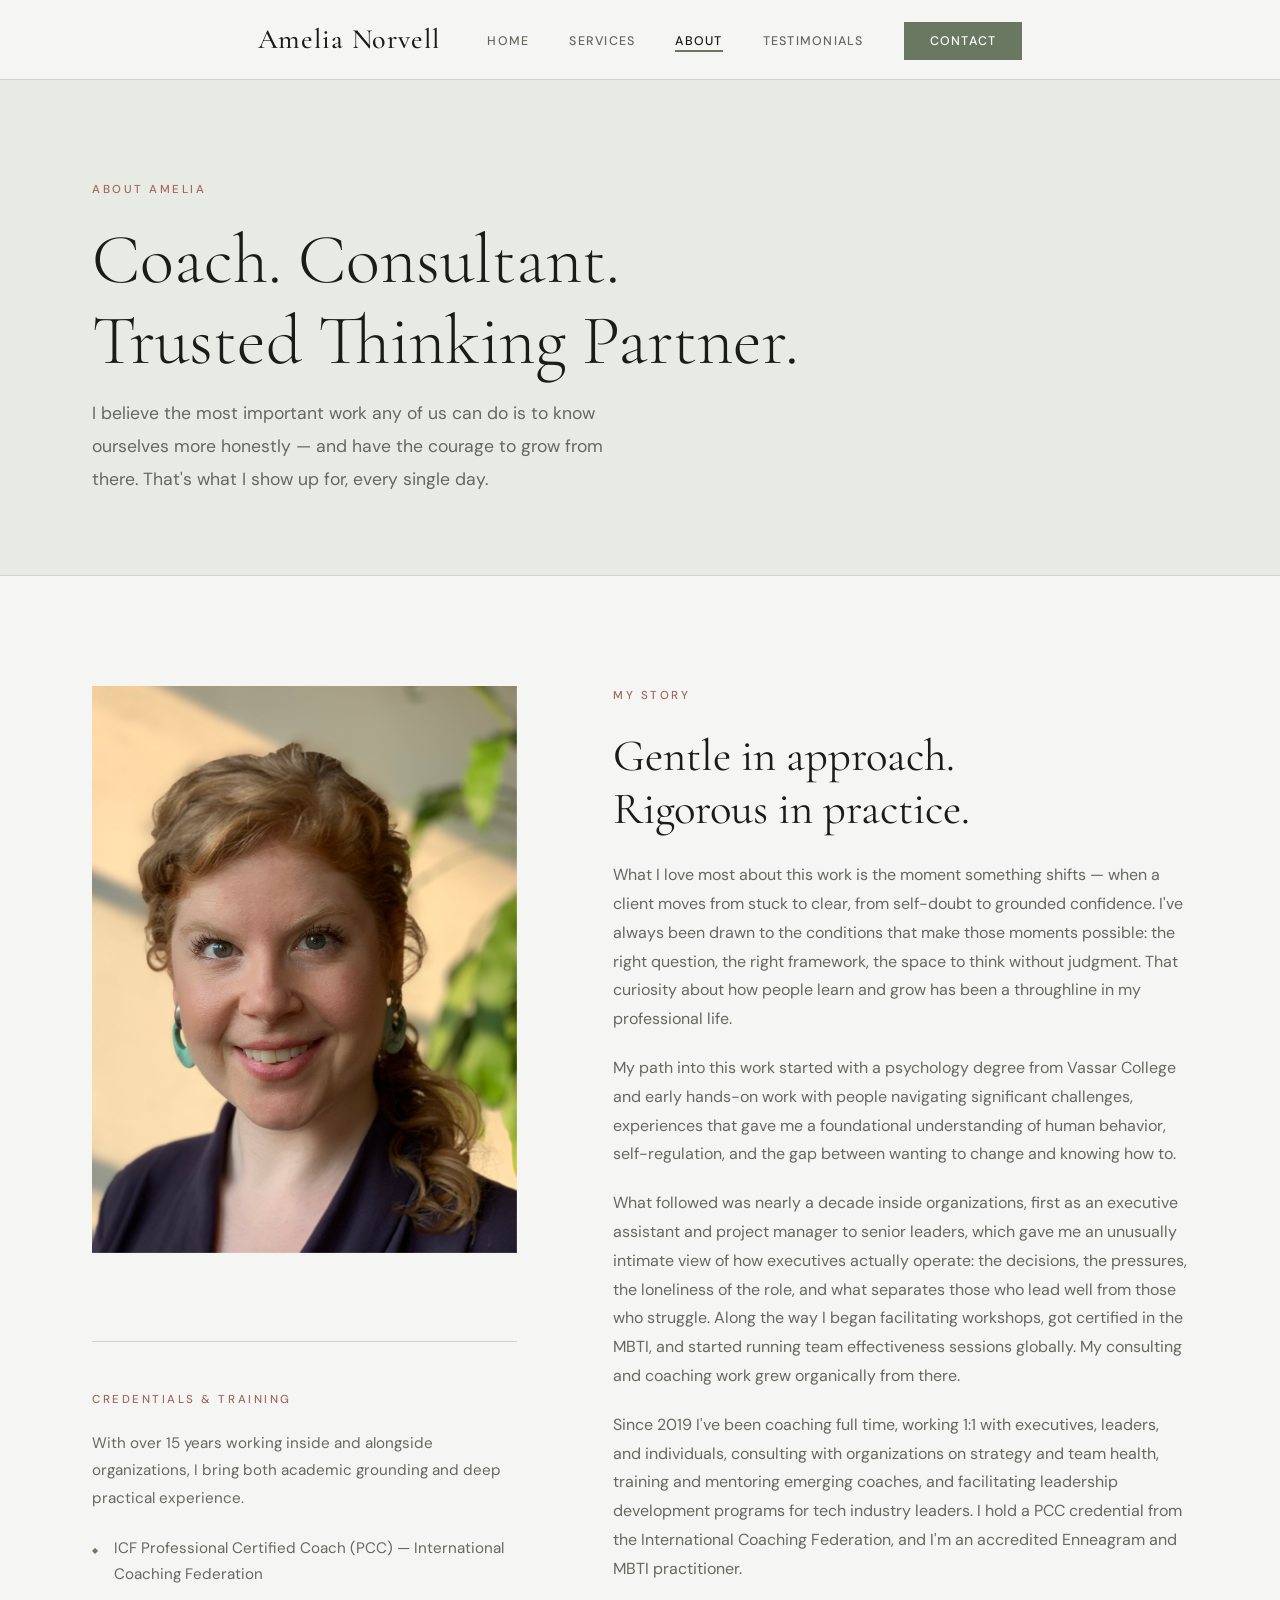
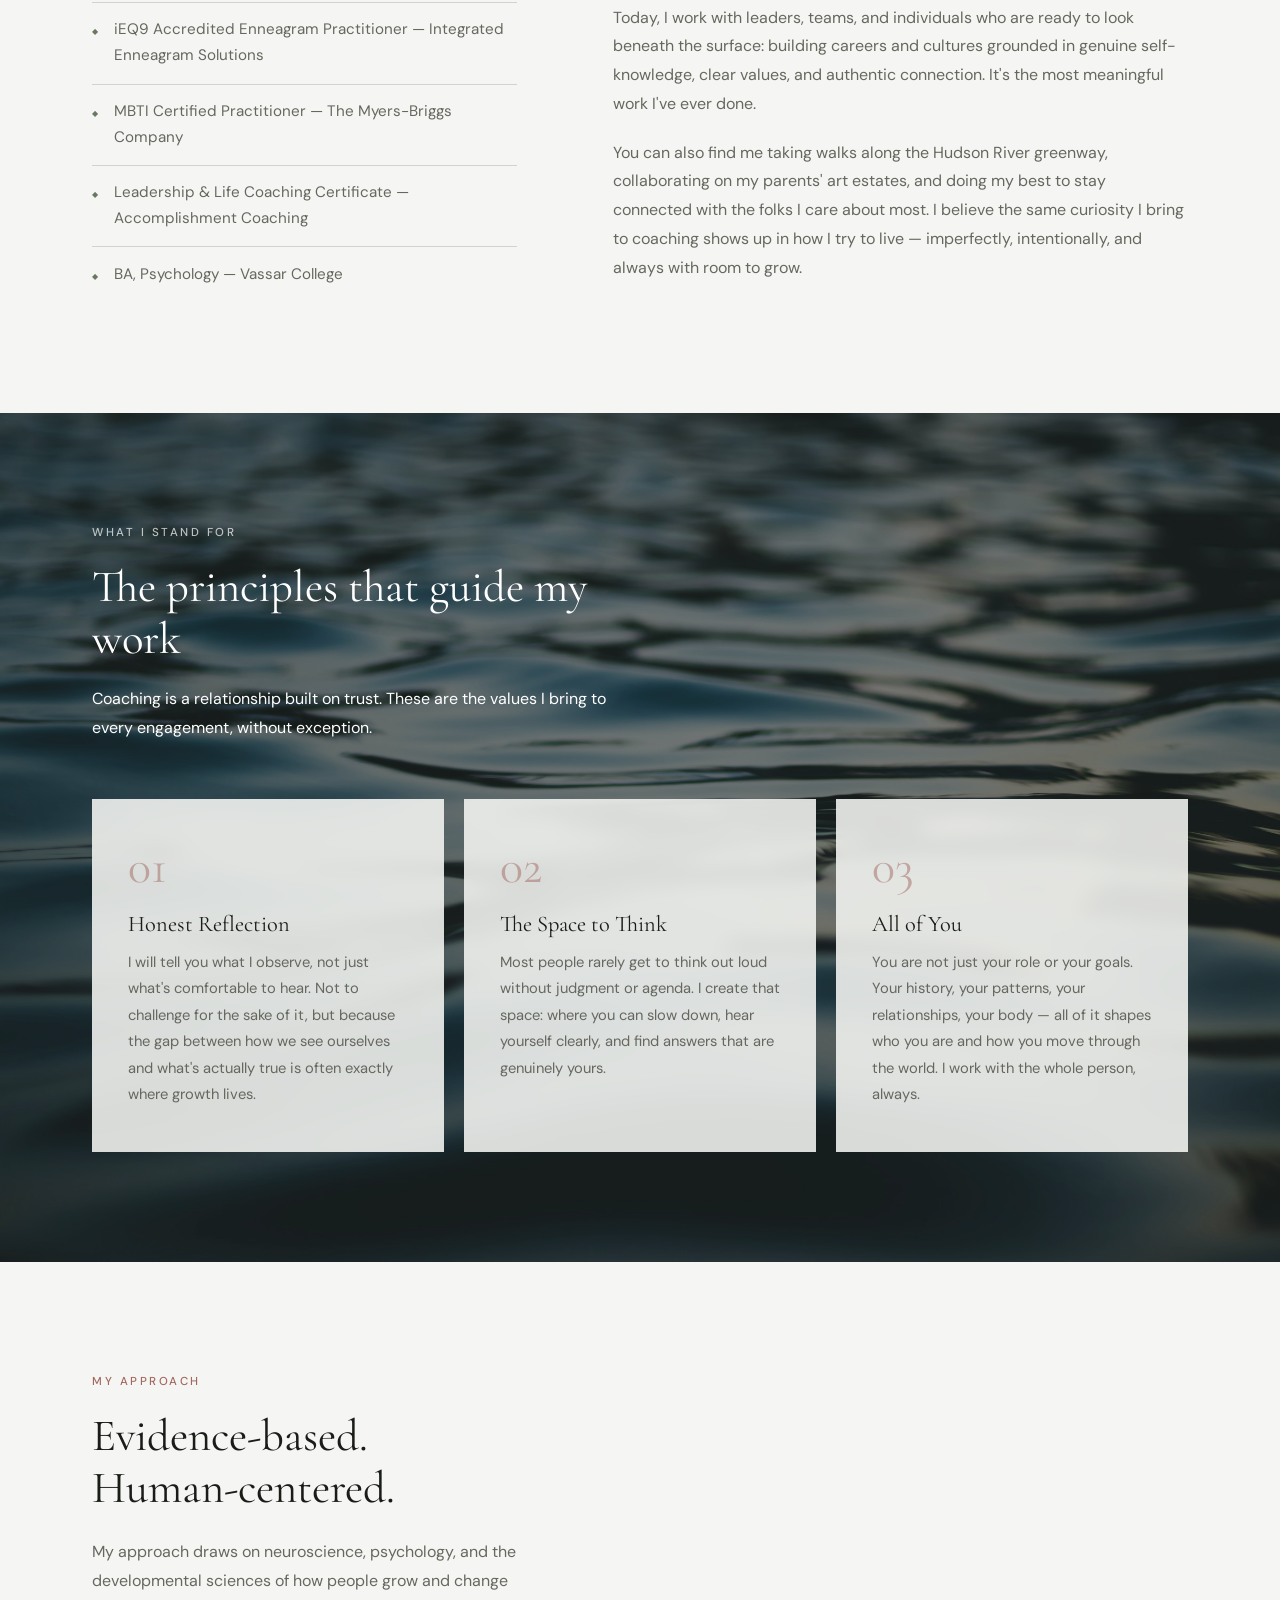
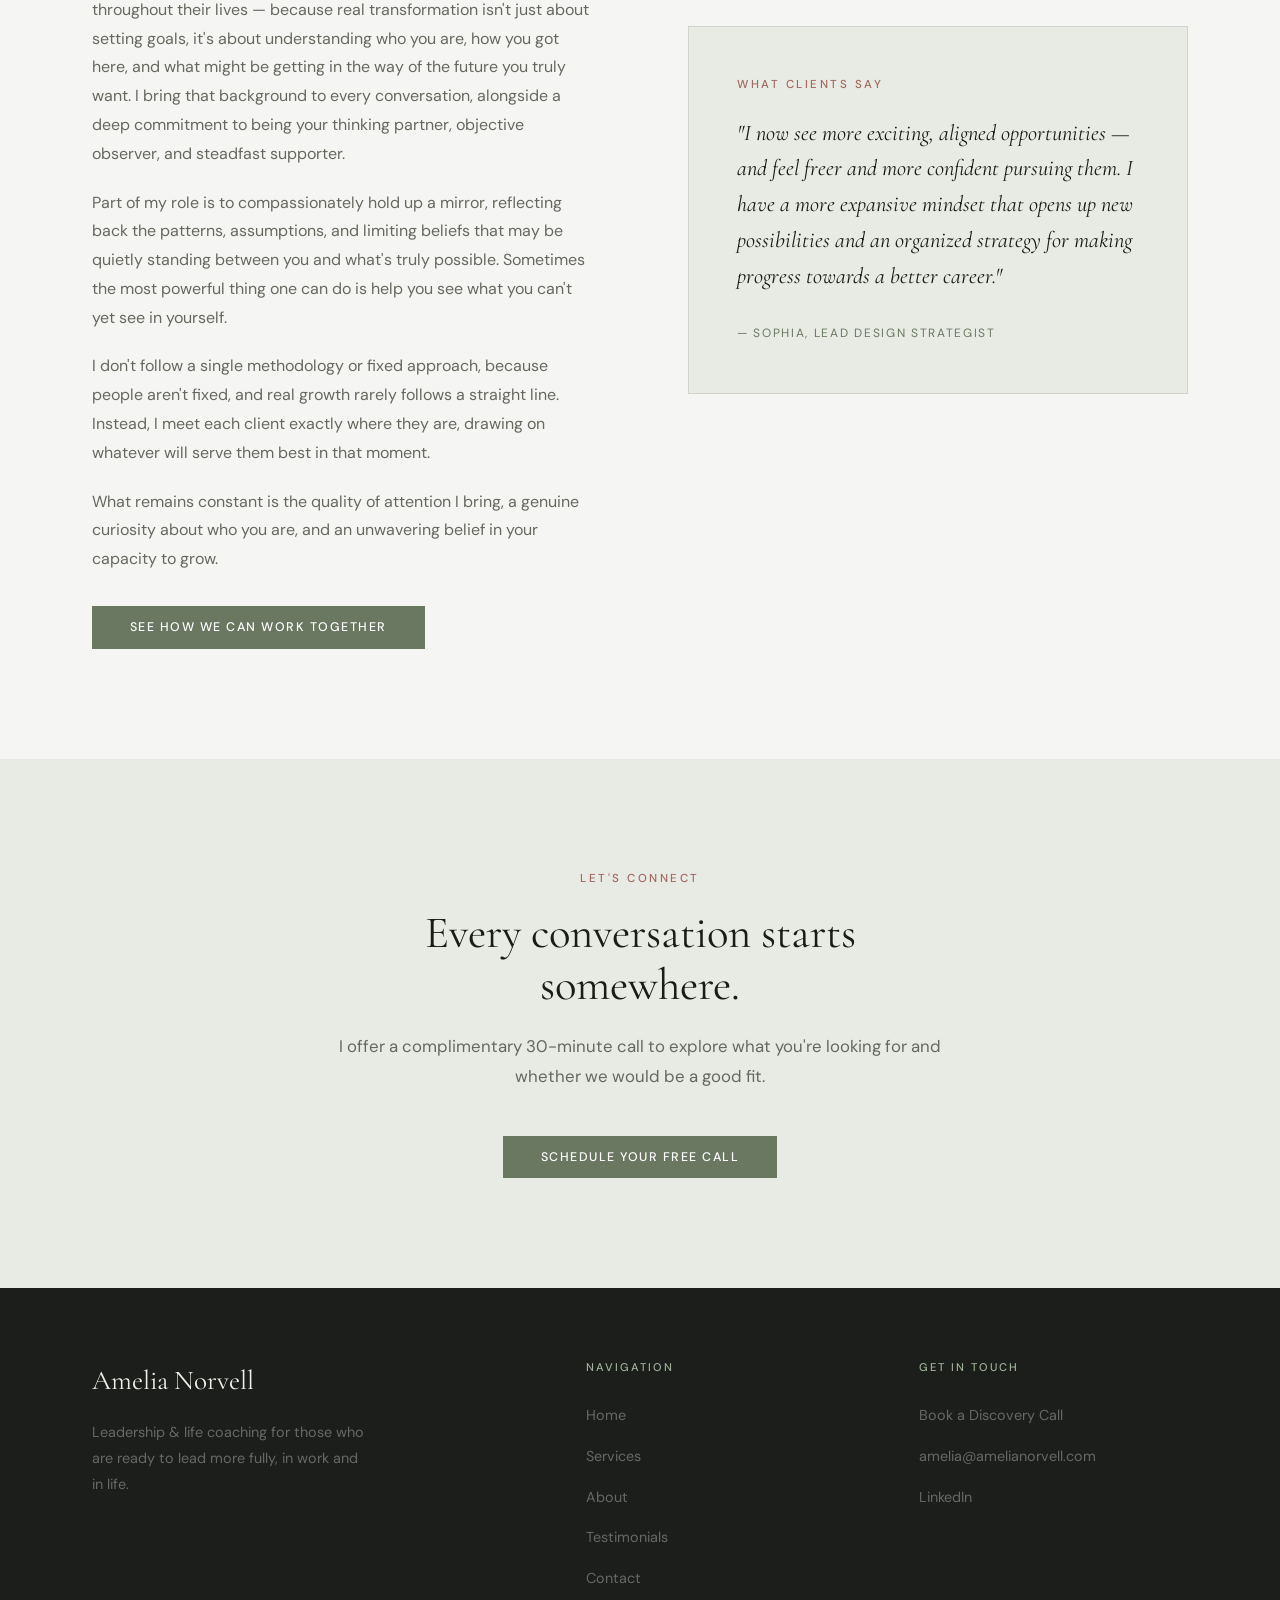
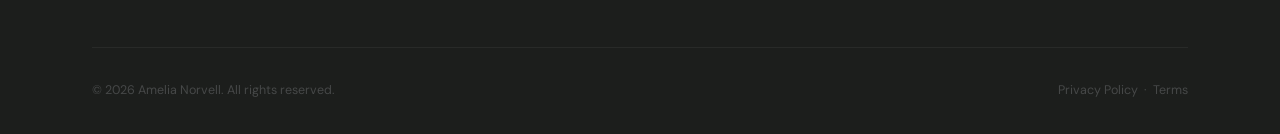
<file: about.html>
<!DOCTYPE html>
<html lang="en">
<head>
  <meta charset="UTF-8" />
  <meta name="viewport" content="width=device-width, initial-scale=1.0" />
  <title>About — Amelia Norvell | Leadership & Life Coach</title>
  <meta name="description" content="Meet Amelia Norvell — a certified executive coach and leadership consultant with 12 years of experience helping leaders and teams thrive." />
  <link rel="preconnect" href="https://fonts.googleapis.com" />
  <link rel="preconnect" href="https://fonts.gstatic.com" crossorigin />
  <link href="https://fonts.googleapis.com/css2?family=Cormorant+Garamond:ital,wght@0,300;0,400;0,500;0,600;1,300;1,400;1,500&family=DM+Sans:wght@300;400;500&display=swap" rel="stylesheet" />
  <link rel="stylesheet" href="style.css" />
</head>
<body>

  <!-- NAV -->
  <nav>
    <div class="container">
      <div class="nav-inner">
        <a href="index.html" class="nav-logo">Amelia Norvell</a>
        <ul class="nav-links">
          <li><a href="index.html">Home</a></li>
          <li><a href="services.html">Services</a></li>
          <li><a href="about.html" class="active">About</a></li>
          <li><a href="testimonials.html">Testimonials</a></li>
          <li><a href="contact.html" class="nav-cta">Contact</a></li>
        </ul>
        <button class="hamburger" aria-label="Toggle navigation">
          <span></span><span></span><span></span>
        </button>
      </div>
    </div>
  </nav>

  <!-- MOBILE NAV -->
  <div class="mobile-nav" role="navigation" aria-label="Mobile menu">
    <a href="index.html">Home</a>
    <a href="services.html">Services</a>
    <a href="about.html">About</a>
    <a href="testimonials.html">Testimonials</a>
    <a href="contact.html" class="mobile-cta">Contact</a>
  </div>

  <main class="page-content">

    <!-- PAGE HERO -->
    <section class="page-hero">
      <div class="container">
        <span class="eyebrow">About Amelia</span>
        <h1>Coach. Consultant.<br>Trusted Thinking Partner.</h1>
        <p>I believe the most important work any of us can do is to know ourselves more honestly — and have the courage to grow from there. That's what I show up for, every single day.</p>
      </div>
    </section>

    <!-- ABOUT SPLIT -->
    <section class="section-pad">
      <div class="container">
        <div class="about-split">

          <div class="about-portrait-col">
            <img src="images/amelia-portrait-about.jpeg" alt="Amelia Norvell in warm window light" class="about-portrait" style="width:100%; display:block; object-fit:cover;" />
          </div>

          <div class="about-text">
            <span class="eyebrow">My Story</span>
            <h2>Gentle in approach.<br>Rigorous in practice.</h2>
            <p>What I love most about this work is the moment something shifts — when a client moves from stuck to clear, from self-doubt to grounded confidence. I've always been drawn to the conditions that make those moments possible: the right question, the right framework, the space to think without judgment. That curiosity about how people learn and grow has been a throughline in my professional life.</p>
            <p>My path into this work started with a psychology degree from Vassar College and early hands-on work with people navigating significant challenges, experiences that gave me a foundational understanding of human behavior, self-regulation, and the gap between wanting to change and knowing how to.</p>
            <p>What followed was nearly a decade inside organizations, first as an executive assistant and project manager to senior leaders, which gave me an unusually intimate view of how executives actually operate: the decisions, the pressures, the loneliness of the role, and what separates those who lead well from those who struggle. Along the way I began facilitating workshops, got certified in the MBTI, and started running team effectiveness sessions globally. My consulting and coaching work grew organically from there.</p>
            <p>Since 2019 I've been coaching full time, working 1:1 with executives, leaders, and individuals, consulting with organizations on strategy and team health, training and mentoring emerging coaches, and facilitating leadership development programs for tech industry leaders. I hold a PCC credential from the International Coaching Federation, and I'm an accredited Enneagram and MBTI practitioner.</p>
            <p>Today, I work with leaders, teams, and individuals who are ready to look beneath the surface: building careers and cultures grounded in genuine self-knowledge, clear values, and authentic connection. It's the most meaningful work I've ever done.</p>
            <p>You can also find me taking walks along the Hudson River greenway, collaborating on my parents' art estates, and doing my best to stay connected with the folks I care about most. I believe the same curiosity I bring to coaching shows up in how I try to live — imperfectly, intentionally, and always with room to grow.</p>
          </div>

          <div class="about-credentials-col">
            <div class="credentials">
              <span class="eyebrow">Credentials &amp; Training</span>
              <p class="credentials-sub">With over 15 years working inside and alongside organizations, I bring both academic grounding and deep practical experience.</p>
              <ul class="credential-list">
                <li>ICF Professional Certified Coach (PCC) — International Coaching Federation</li>
                <li>iEQ9 Accredited Enneagram Practitioner — Integrated Enneagram Solutions</li>
                <li>MBTI Certified Practitioner — The Myers-Briggs Company</li>
                <li>Leadership &amp; Life Coaching Certificate — Accomplishment Coaching</li>
                <li>BA, Psychology — Vassar College</li>
              </ul>
            </div>
          </div>

        </div>
      </div>
    </section>

    <!-- VALUES -->
    <section class="section-pad values-section">
      <div class="container">
        <div style="max-width: 540px;" data-reveal>
          <span class="eyebrow">What I Stand For</span>
          <h2 class="section-title">The principles that guide my work</h2>
          <p>Coaching is a relationship built on trust. These are the values I bring to every engagement, without exception.</p>
        </div>

        <div class="values-grid">
          <div class="value-item" data-reveal>
            <div class="value-num">01</div>
            <h4>Honest Reflection</h4>
            <p>I will tell you what I observe, not just what's comfortable to hear. Not to challenge for the sake of it, but because the gap between how we see ourselves and what's actually true is often exactly where growth lives.</p>
          </div>
          <div class="value-item" data-reveal>
            <div class="value-num">02</div>
            <h4>The Space to Think</h4>
            <p>Most people rarely get to think out loud without judgment or agenda. I create that space: where you can slow down, hear yourself clearly, and find answers that are genuinely yours.</p>
          </div>
          <div class="value-item" data-reveal>
            <div class="value-num">03</div>
            <h4>All of You</h4>
            <p>You are not just your role or your goals. Your history, your patterns, your relationships, your body — all of it shapes who you are and how you move through the world. I work with the whole person, always.</p>
          </div>
        </div>
      </div>
    </section>

    <!-- APPROACH -->
    <section class="section-pad">
      <div class="container">
        <div class="approach-grid">
          <div data-reveal>
            <span class="eyebrow">My Approach</span>
            <h2 class="section-title" style="margin-bottom: 1.5rem;">Evidence-based.<br>Human-centered.</h2>
            <p style="margin-bottom: 1.25rem;">My approach draws on neuroscience, psychology, and the developmental sciences of how people grow and change throughout their lives — because real transformation isn't just about setting goals, it's about understanding who you are, how you got here, and what might be getting in the way of the future you truly want. I bring that background to every conversation, alongside a deep commitment to being your thinking partner, objective observer, and steadfast supporter.</p>
            <p style="margin-bottom: 1.25rem;">Part of my role is to compassionately hold up a mirror, reflecting back the patterns, assumptions, and limiting beliefs that may be quietly standing between you and what's truly possible. Sometimes the most powerful thing one can do is help you see what you can't yet see in yourself.</p>
            <p style="margin-bottom: 1.25rem;">I don't follow a single methodology or fixed approach, because people aren't fixed, and real growth rarely follows a straight line. Instead, I meet each client exactly where they are, drawing on whatever will serve them best in that moment.</p>
            <p>What remains constant is the quality of attention I bring, a genuine curiosity about who you are, and an unwavering belief in your capacity to grow.</p>
            <a href="services.html" class="btn btn-primary" style="margin-top: 2rem;">See How We Can Work Together</a>
          </div>
          <div data-reveal>
            <div style="background: var(--bg-warm); border: 1px solid var(--border); padding: 3rem;">
              <span class="eyebrow">What Clients Say</span>
              <blockquote style="font-family:'Cormorant Garamond',serif; font-size:1.4rem; font-style:italic; line-height:1.6; color:var(--text); margin: 1rem 0 1.5rem;">"I now see more exciting, aligned opportunities — and feel freer and more confident pursuing them. I have a more expansive mindset that opens up new possibilities and an organized strategy for making progress towards a better career."</blockquote>
              <cite style="font-size:0.75rem; letter-spacing:0.14em; text-transform:uppercase; color:var(--accent); font-style:normal;">— Sophia, Lead Design Strategist</cite>
            </div>
          </div>
        </div>
      </div>
    </section>

    <!-- CTA -->
    <section class="cta-section">
      <div class="container">
        <div class="cta-inner" data-reveal>
          <span class="eyebrow">Let's Connect</span>
          <h2>Every conversation starts somewhere.</h2>
          <p>I offer a complimentary 30-minute call to explore what you're looking for and whether we would be a good fit.</p>
          <a href="contact.html" class="btn btn-primary">Schedule Your Free Call</a>
        </div>
      </div>
    </section>

  </main>

  <!-- FOOTER -->
  <footer>
    <div class="container">
      <div class="footer-grid">
        <div>
          <span class="footer-logo">Amelia Norvell</span>
          <p class="footer-desc">Leadership &amp; life coaching for those who are ready to lead more fully, in work and in life.</p>
        </div>
        <div>
          <div class="footer-col-title">Navigation</div>
          <ul class="footer-links">
            <li><a href="index.html">Home</a></li>
            <li><a href="services.html">Services</a></li>
            <li><a href="about.html">About</a></li>
            <li><a href="testimonials.html">Testimonials</a></li>
            <li><a href="contact.html">Contact</a></li>
          </ul>
        </div>
        <div>
          <div class="footer-col-title">Get in Touch</div>
          <ul class="footer-links">
            <li><a href="contact.html">Book a Discovery Call</a></li>
            <li><a href="mailto:amelia@amelianorvell.com">amelia@amelianorvell.com</a></li>
            <li><a href="https://www.linkedin.com/in/amelia-norvell-pcc">LinkedIn</a></li>
            
          </ul>
        </div>
      </div>
      <div class="footer-bottom">
        <span>&copy; 2026 Amelia Norvell. All rights reserved.</span>
        <span><a href="#">Privacy Policy</a> &nbsp;&middot;&nbsp; <a href="#">Terms</a></span>
      </div>
    </div>
  </footer>

  <script src="script.js"></script>

</body>
</html>
</file>
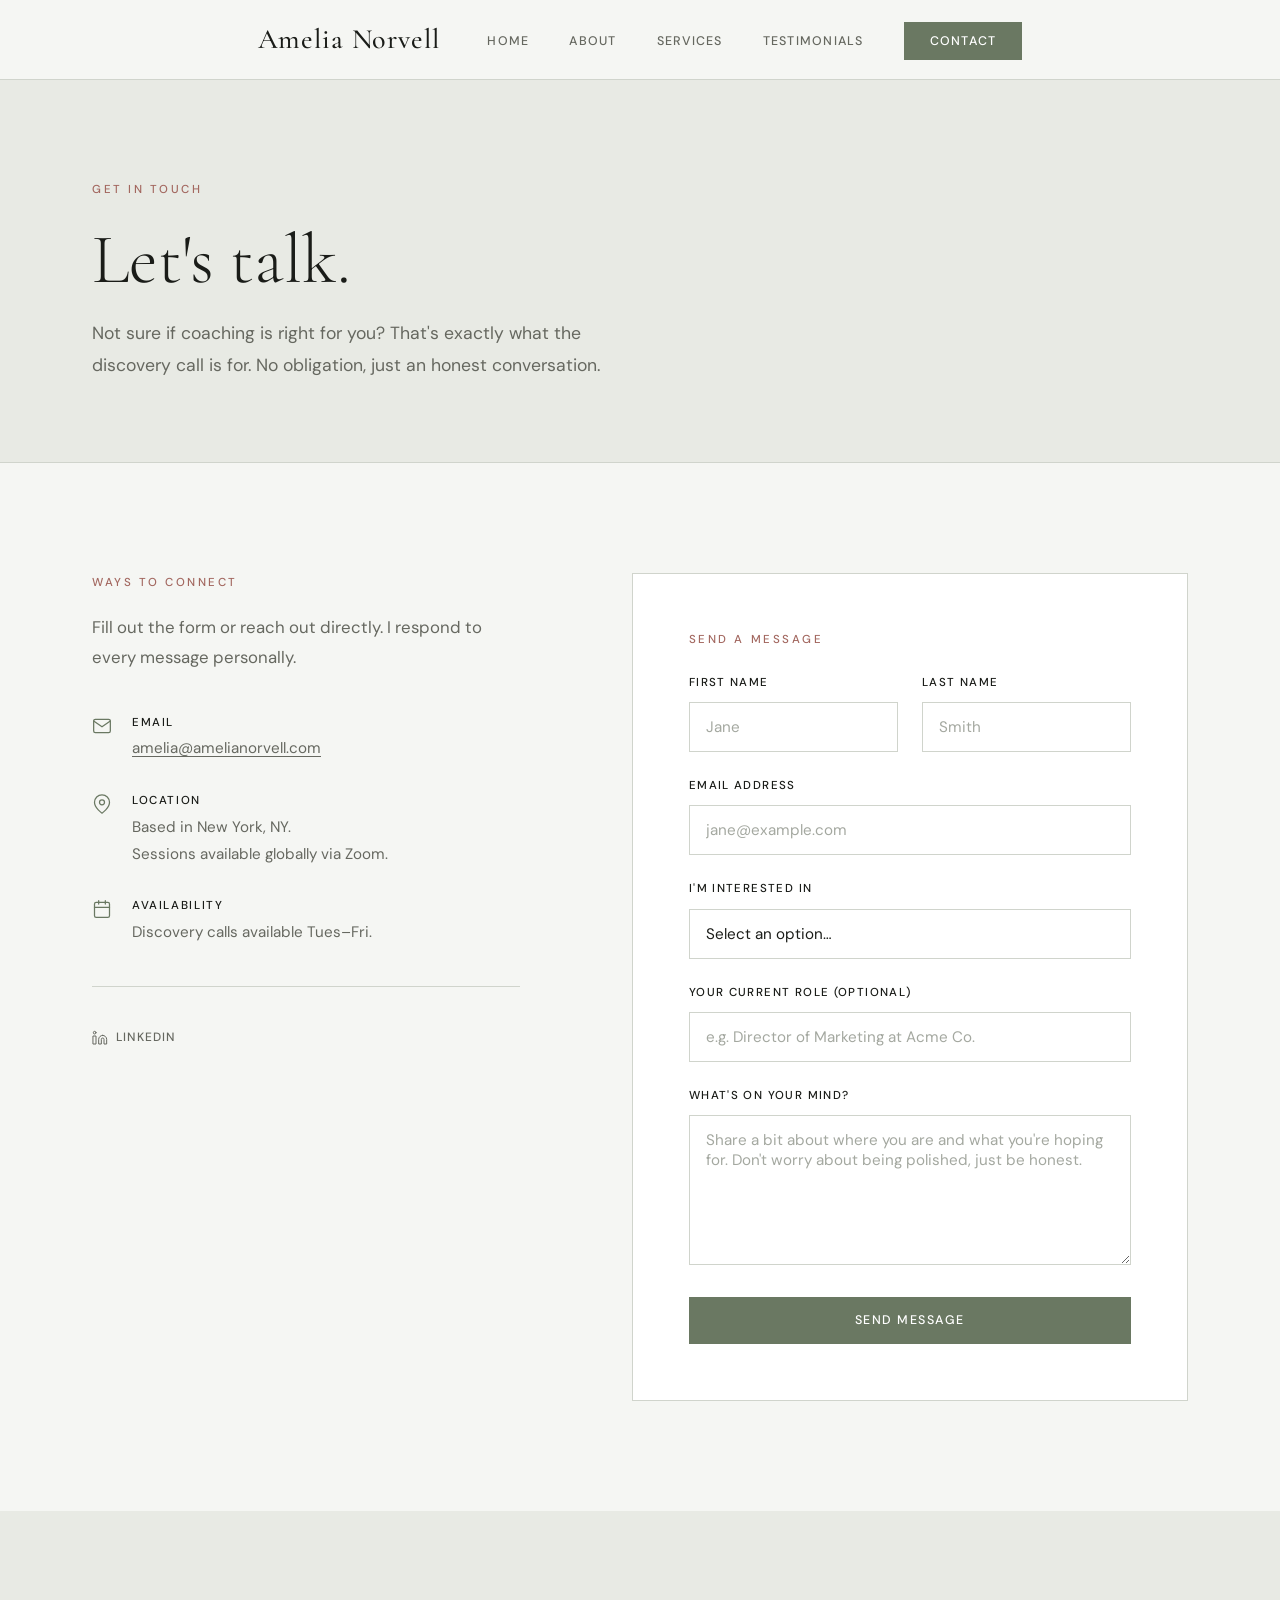
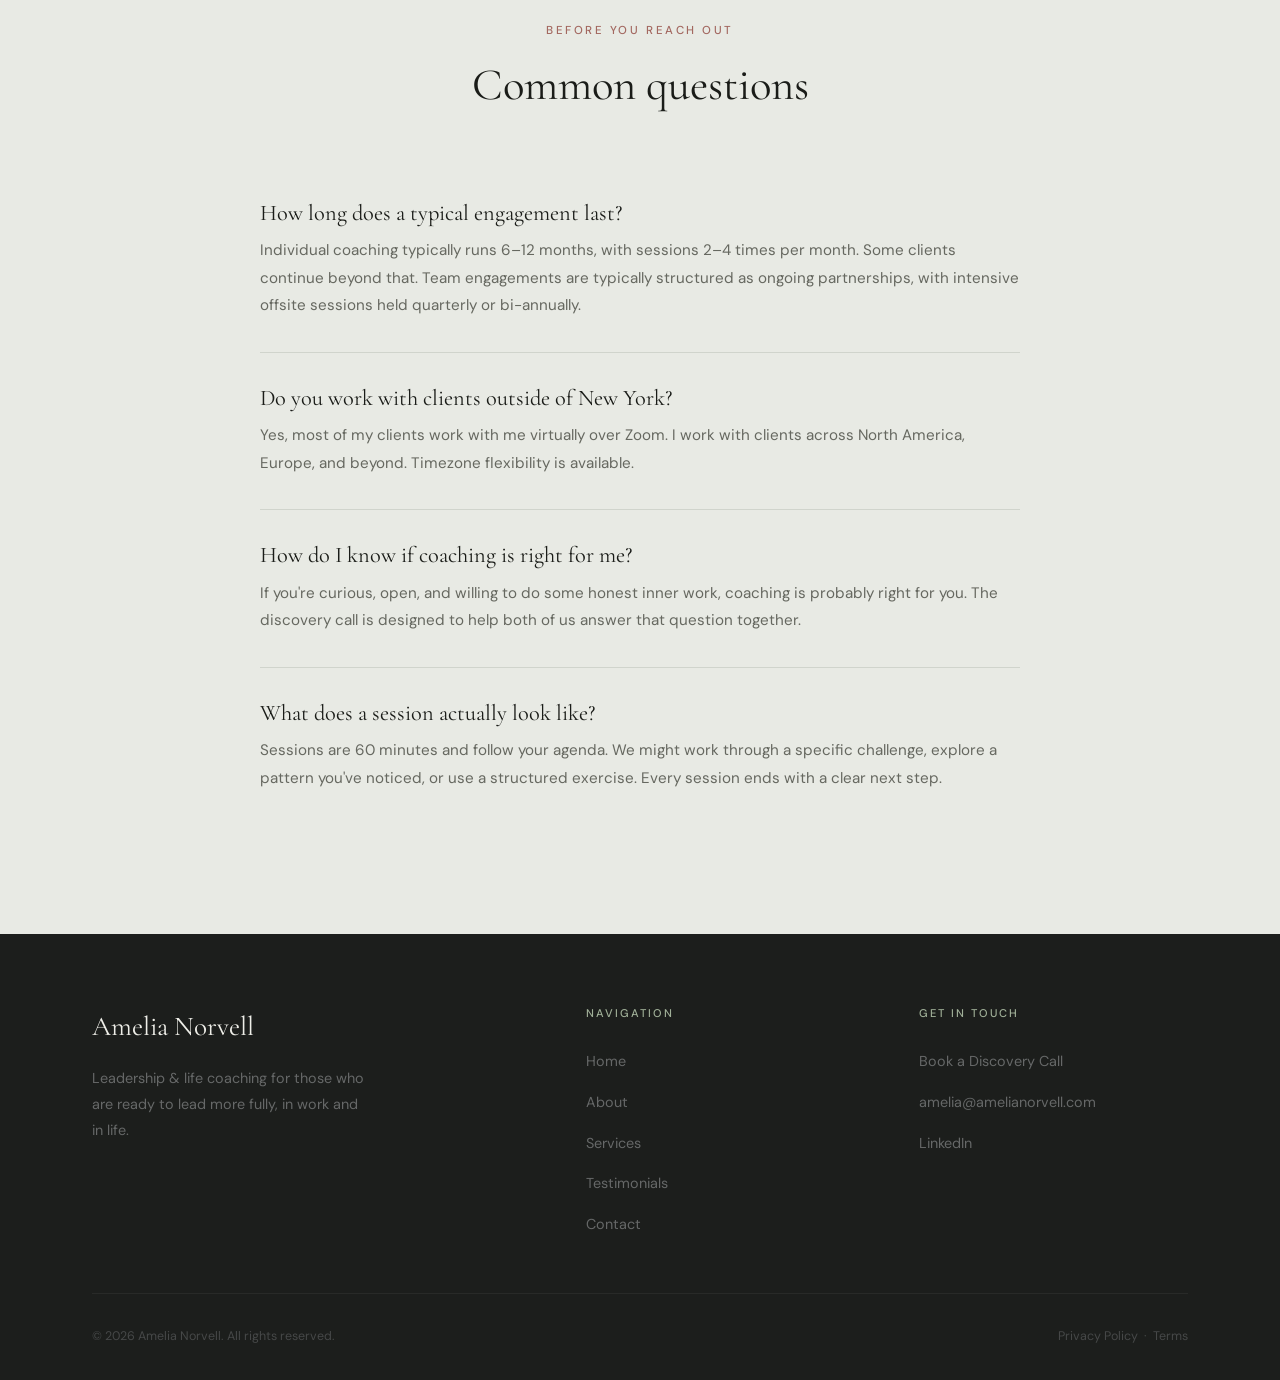
<file: contact.html>
<!DOCTYPE html>
<html lang="en">
<head>
  <meta charset="UTF-8" />
  <meta name="viewport" content="width=device-width, initial-scale=1.0" />
  <title>Contact — Amelia Norvell | Leadership & Life Coach</title>
  <meta name="description" content="Schedule a free discovery call or get in touch with Amelia Norvell to learn how coaching can support your leadership and life goals." />
  <link rel="preconnect" href="https://fonts.googleapis.com" />
  <link rel="preconnect" href="https://fonts.gstatic.com" crossorigin />
  <link href="https://fonts.googleapis.com/css2?family=Cormorant+Garamond:ital,wght@0,300;0,400;0,500;0,600;1,300;1,400;1,500&family=DM+Sans:wght@300;400;500&display=swap" rel="stylesheet" />
  <link rel="stylesheet" href="style.css" />
</head>
<body>

  <!-- NAV -->
  <nav>
    <div class="container">
      <div class="nav-inner">
        <a href="index.html" class="nav-logo">Amelia Norvell</a>
        <ul class="nav-links">
          <li><a href="index.html">Home</a></li>
          <li><a href="about.html">About</a></li>
          <li><a href="services.html">Services</a></li>
          <li><a href="testimonials.html">Testimonials</a></li>
          <li><a href="contact.html" class="nav-cta active">Contact</a></li>
        </ul>
        <button class="hamburger" aria-label="Toggle navigation">
          <span></span><span></span><span></span>
        </button>
      </div>
    </div>
  </nav>

  <!-- MOBILE NAV -->
  <div class="mobile-nav" role="navigation" aria-label="Mobile menu">
    <a href="index.html">Home</a>
    <a href="about.html">About</a>
    <a href="services.html">Services</a>
    <a href="testimonials.html">Testimonials</a>
    <a href="contact.html" class="mobile-cta">Contact</a>
  </div>

  <main class="page-content">

    <!-- PAGE HERO -->
    <section class="page-hero">
      <div class="container">
        <span class="eyebrow">Get in Touch</span>
        <h1>Let's talk.</h1>
        <p>Not sure if coaching is right for you? That's exactly what the discovery call is for. No obligation, just an honest conversation.</p>
      </div>
    </section>

    <!-- CONTACT SECTION -->
    <section class="section-pad">
      <div class="container">
        <div class="contact-grid">

          <!-- Contact Info -->
          <div class="contact-info" data-reveal>
            <span class="eyebrow">Ways to Connect</span>
            <p>Fill out the form or reach out directly. I respond to every message personally.</p>

            <div class="contact-detail">
              <div class="contact-detail-icon">
                <svg viewBox="0 0 24 24">
                  <path d="M4 4h16c1.1 0 2 .9 2 2v12c0 1.1-.9 2-2 2H4c-1.1 0-2-.9-2-2V6c0-1.1.9-2 2-2z"/>
                  <polyline points="22,6 12,13 2,6"/>
                </svg>
              </div>
              <div>
                <strong>Email</strong>
                <p><a href="mailto:amelia@amelianorvell.com" style="color: var(--text-muted); text-decoration: underline; text-underline-offset: 3px;">amelia@amelianorvell.com</a></p>
              </div>
            </div>

            <div class="contact-detail">
              <div class="contact-detail-icon">
                <svg viewBox="0 0 24 24">
                  <path d="M21 10c0 7-9 13-9 13s-9-6-9-13a9 9 0 0 1 18 0z"/>
                  <circle cx="12" cy="10" r="3"/>
                </svg>
              </div>
              <div>
                <strong>Location</strong>
                <p>Based in New York, NY.<br>Sessions available globally via Zoom.</p>
              </div>
            </div>

            <div class="contact-detail">
              <div class="contact-detail-icon">
                <svg viewBox="0 0 24 24">
                  <rect x="3" y="4" width="18" height="18" rx="2" ry="2"/>
                  <line x1="16" y1="2" x2="16" y2="6"/>
                  <line x1="8" y1="2" x2="8" y2="6"/>
                  <line x1="3" y1="10" x2="21" y2="10"/>
                </svg>
              </div>
              <div>
                <strong>Availability</strong>
                <p>Discovery calls available Tues–Fri.</p>
              </div>
            </div>

            <div class="contact-socials">
              <a href="https://www.linkedin.com/in/amelia-norvell-pcc" class="social-link">
                <svg width="16" height="16" viewBox="0 0 24 24" fill="none" stroke="currentColor" stroke-width="1.5" stroke-linecap="round" stroke-linejoin="round">
                  <path d="M16 8a6 6 0 0 1 6 6v7h-4v-7a2 2 0 0 0-2-2 2 2 0 0 0-2 2v7h-4v-7a6 6 0 0 1 6-6z"/>
                  <rect x="2" y="9" width="4" height="12"/>
                  <circle cx="4" cy="4" r="2"/>
                </svg>
                LinkedIn
              </a>
            </div>
          </div>

          <!-- Contact Form -->
          <div data-reveal>
            <div style="background: var(--white); padding: 3.5rem; border: 1px solid var(--border);">
              <span class="eyebrow" style="margin-bottom: 1.5rem; display: block;">Send a Message</span>

              <form id="contactForm" class="contact-form" action="https://formspree.io/f/xreoqdjj" method="POST" novalidate>
                <div class="form-row">
                  <div class="form-group">
                    <label for="firstName">First Name</label>
                    <input type="text" id="firstName" name="firstName" placeholder="Jane" required />
                  </div>
                  <div class="form-group">
                    <label for="lastName">Last Name</label>
                    <input type="text" id="lastName" name="lastName" placeholder="Smith" required />
                  </div>
                </div>

                <div class="form-group">
                  <label for="email">Email Address</label>
                  <input type="email" id="email" name="email" placeholder="jane@example.com" required />
                </div>

                <div class="form-group">
                  <label for="interest">I'm Interested In</label>
                  <select id="interest" name="interest" required>
                    <option value="" disabled selected>Select an option…</option>
                    <option value="leadership">1:1 Leadership Coaching</option>
                    <option value="life">Life &amp; Career Coaching</option>
                    <option value="team">Team Consulting</option>
                    <option value="workshops">Standalone Sessions &amp; Workshops</option>
                    <option value="discovery">Just a Discovery Call</option>
                    <option value="other">Something Else</option>
                  </select>
                </div>

                <div class="form-group">
                  <label for="role">Your Current Role (optional)</label>
                  <input type="text" id="role" name="role" placeholder="e.g. Director of Marketing at Acme Co." />
                </div>

                <div class="form-group">
                  <label for="message">What's on your mind?</label>
                  <textarea id="message" name="message" placeholder="Share a bit about where you are and what you're hoping for. Don't worry about being polished, just be honest." required></textarea>
                </div>

                <button type="submit" class="btn btn-primary" style="width: 100%; text-align: center; padding: 17px;">Send Message</button>

                <div id="formSuccess" class="form-success-msg">
                  Thank you — your message has been received! I'll be in touch within 1–2 business days.
                </div>
              </form>
            </div>
          </div>

        </div>
      </div>
    </section>

    <!-- FAQ STRIP -->
    <section class="section-pad" style="background: var(--bg-warm);">
      <div class="container">
        <div style="text-align: center; max-width: 560px; margin: 0 auto 3.5rem;">
          <span class="eyebrow">Before You Reach Out</span>
          <h2 class="section-title">Common questions</h2>
        </div>

        <div style="max-width: 760px; margin: 0 auto;">

          <div style="border-bottom: 1px solid var(--border); padding: 2rem 0;" data-reveal>
            <h4 style="font-family:'Cormorant Garamond',serif; font-size:1.4rem; margin-bottom:.75rem;">How long does a typical engagement last?</h4>
            <p style="font-size:.95rem;">Individual coaching typically runs 6–12 months, with sessions 2–4 times per month. Some clients continue beyond that. Team engagements are typically structured as ongoing partnerships, with intensive offsite sessions held quarterly or bi-annually.</p>
          </div>

          <div style="border-bottom: 1px solid var(--border); padding: 2rem 0;" data-reveal>
            <h4 style="font-family:'Cormorant Garamond',serif; font-size:1.4rem; margin-bottom:.75rem;">Do you work with clients outside of New York?</h4>
            <p style="font-size:.95rem;">Yes, most of my clients work with me virtually over Zoom. I work with clients across North America, Europe, and beyond. Timezone flexibility is available.</p>
          </div>

          <div style="border-bottom: 1px solid var(--border); padding: 2rem 0;" data-reveal>
            <h4 style="font-family:'Cormorant Garamond',serif; font-size:1.4rem; margin-bottom:.75rem;">How do I know if coaching is right for me?</h4>
            <p style="font-size:.95rem;">If you're curious, open, and willing to do some honest inner work, coaching is probably right for you. The discovery call is designed to help both of us answer that question together.</p>
          </div>

          <div style="padding: 2rem 0;" data-reveal>
            <h4 style="font-family:'Cormorant Garamond',serif; font-size:1.4rem; margin-bottom:.75rem;">What does a session actually look like?</h4>
            <p style="font-size:.95rem;">Sessions are 60 minutes and follow your agenda. We might work through a specific challenge, explore a pattern you've noticed, or use a structured exercise. Every session ends with a clear next step.</p>
          </div>

        </div>
      </div>
    </section>

  </main>

  <!-- FOOTER -->
  <footer>
    <div class="container">
      <div class="footer-grid">
        <div>
          <span class="footer-logo">Amelia Norvell</span>
          <p class="footer-desc">Leadership &amp; life coaching for those who are ready to lead more fully, in work and in life.</p>
        </div>
        <div>
          <div class="footer-col-title">Navigation</div>
          <ul class="footer-links">
            <li><a href="index.html">Home</a></li>
            <li><a href="about.html">About</a></li>
            <li><a href="services.html">Services</a></li>
            <li><a href="testimonials.html">Testimonials</a></li>
            <li><a href="contact.html">Contact</a></li>
          </ul>
        </div>
        <div>
          <div class="footer-col-title">Get in Touch</div>
          <ul class="footer-links">
            <li><a href="contact.html">Book a Discovery Call</a></li>
            <li><a href="mailto:amelia@amelianorvell.com">amelia@amelianorvell.com</a></li>
            <li><a href="https://www.linkedin.com/in/amelia-norvell-pcc">LinkedIn</a></li>
            
          </ul>
        </div>
      </div>
      <div class="footer-bottom">
        <span>&copy; 2026 Amelia Norvell. All rights reserved.</span>
        <span><a href="#">Privacy Policy</a> &nbsp;&middot;&nbsp; <a href="#">Terms</a></span>
      </div>
    </div>
  </footer>

  <script src="script.js"></script>
</body>
</html>
</file>
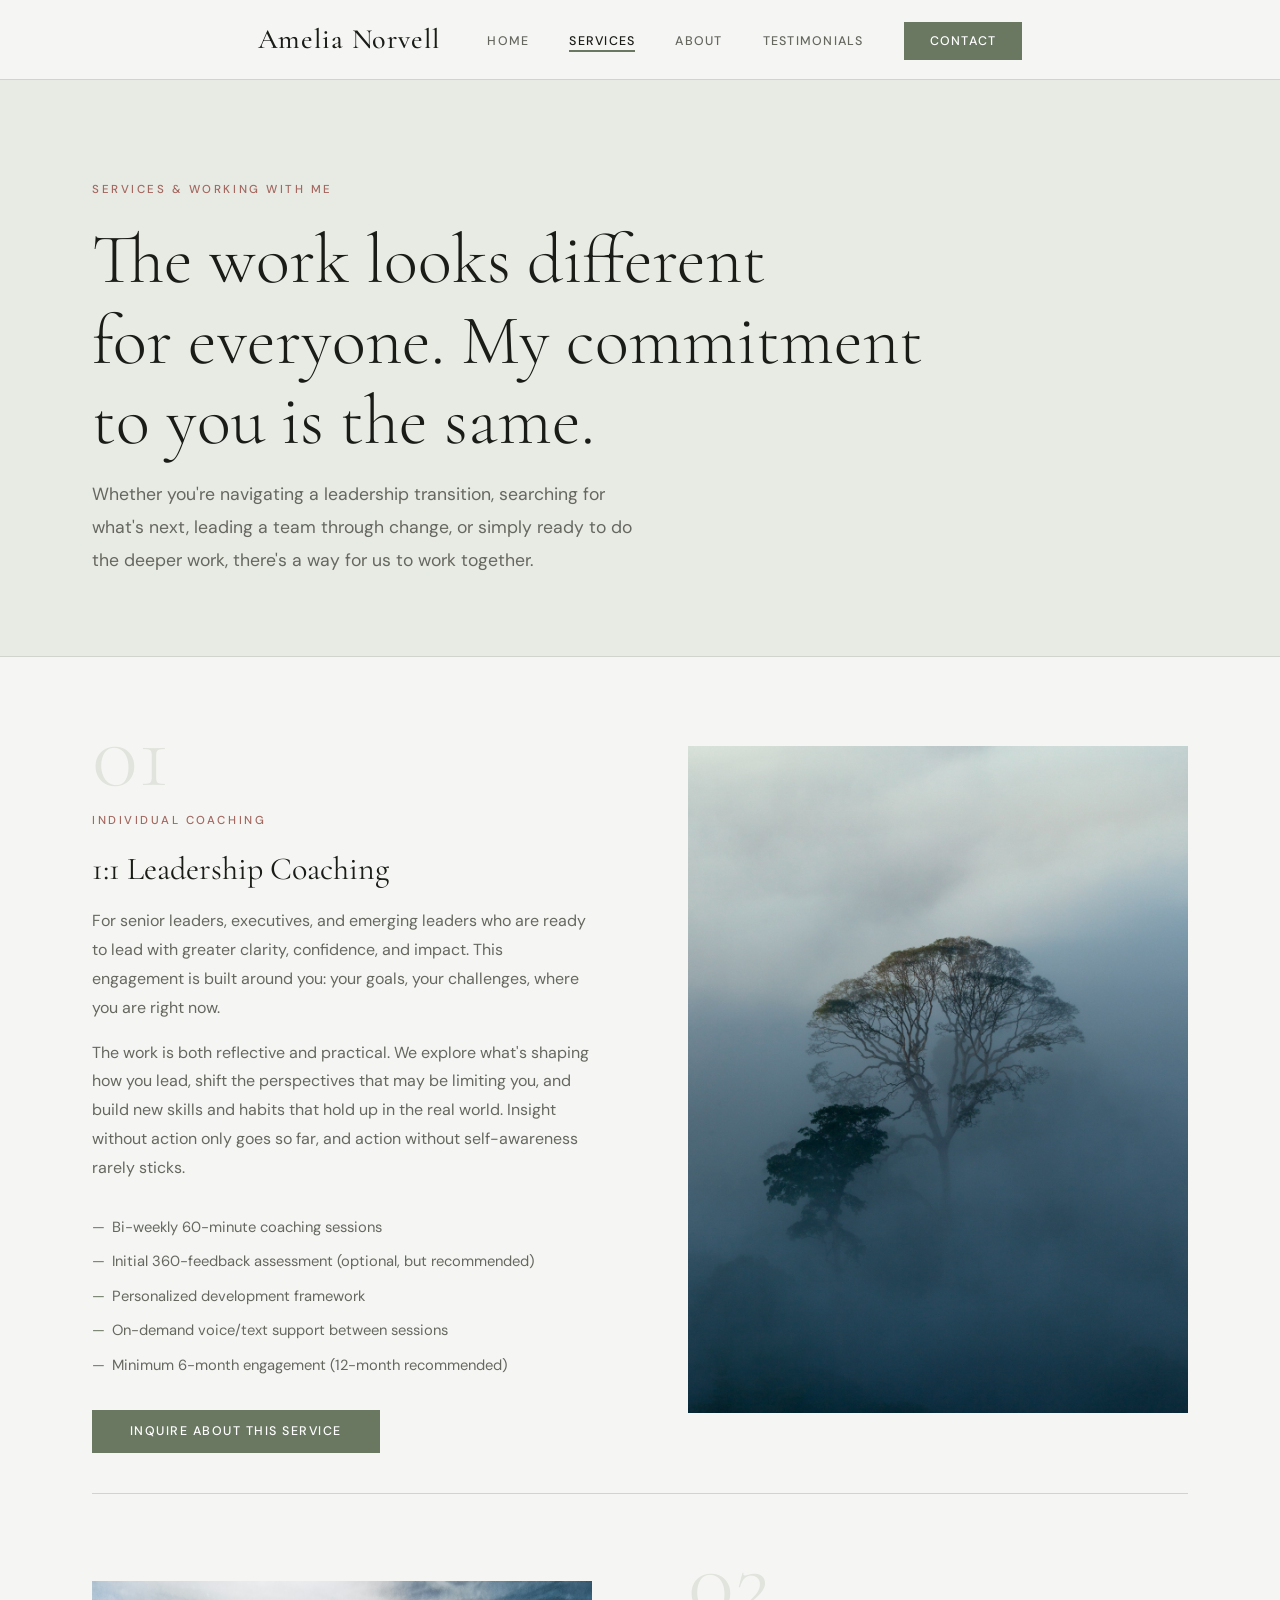
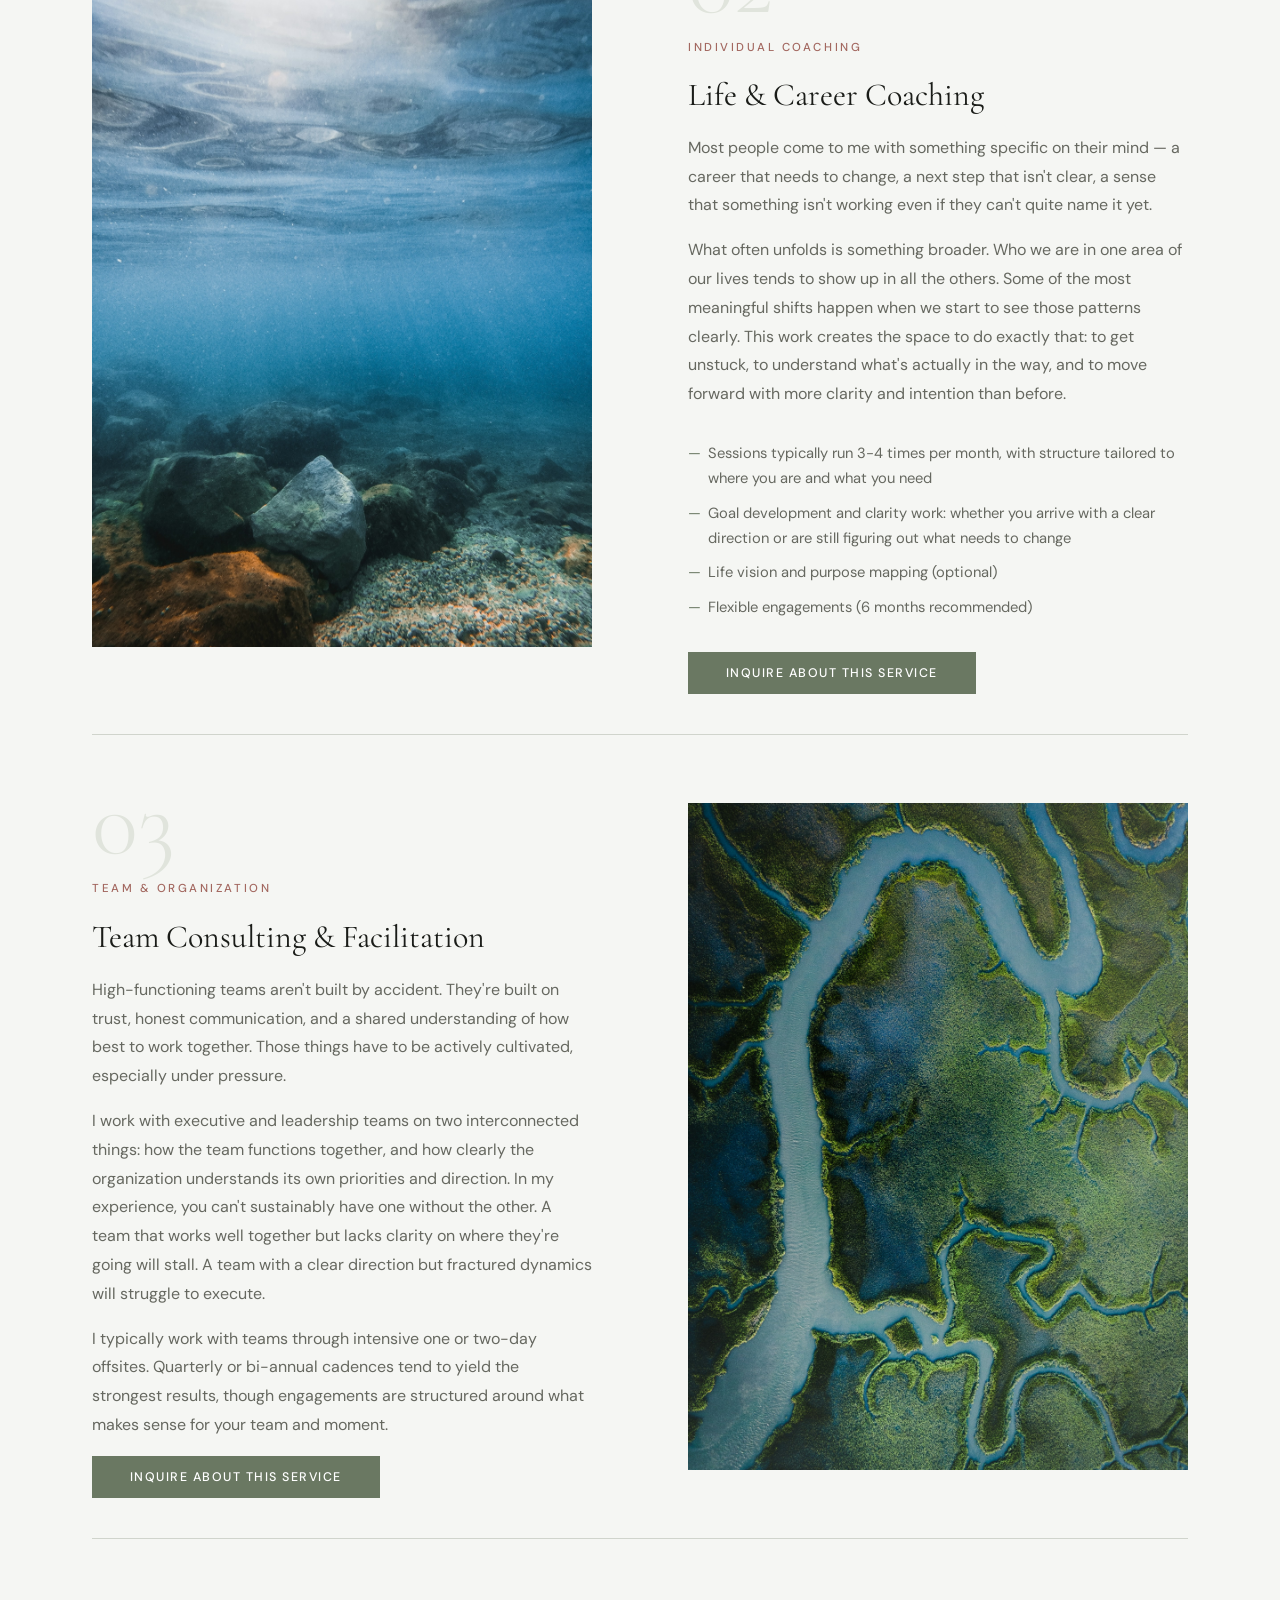
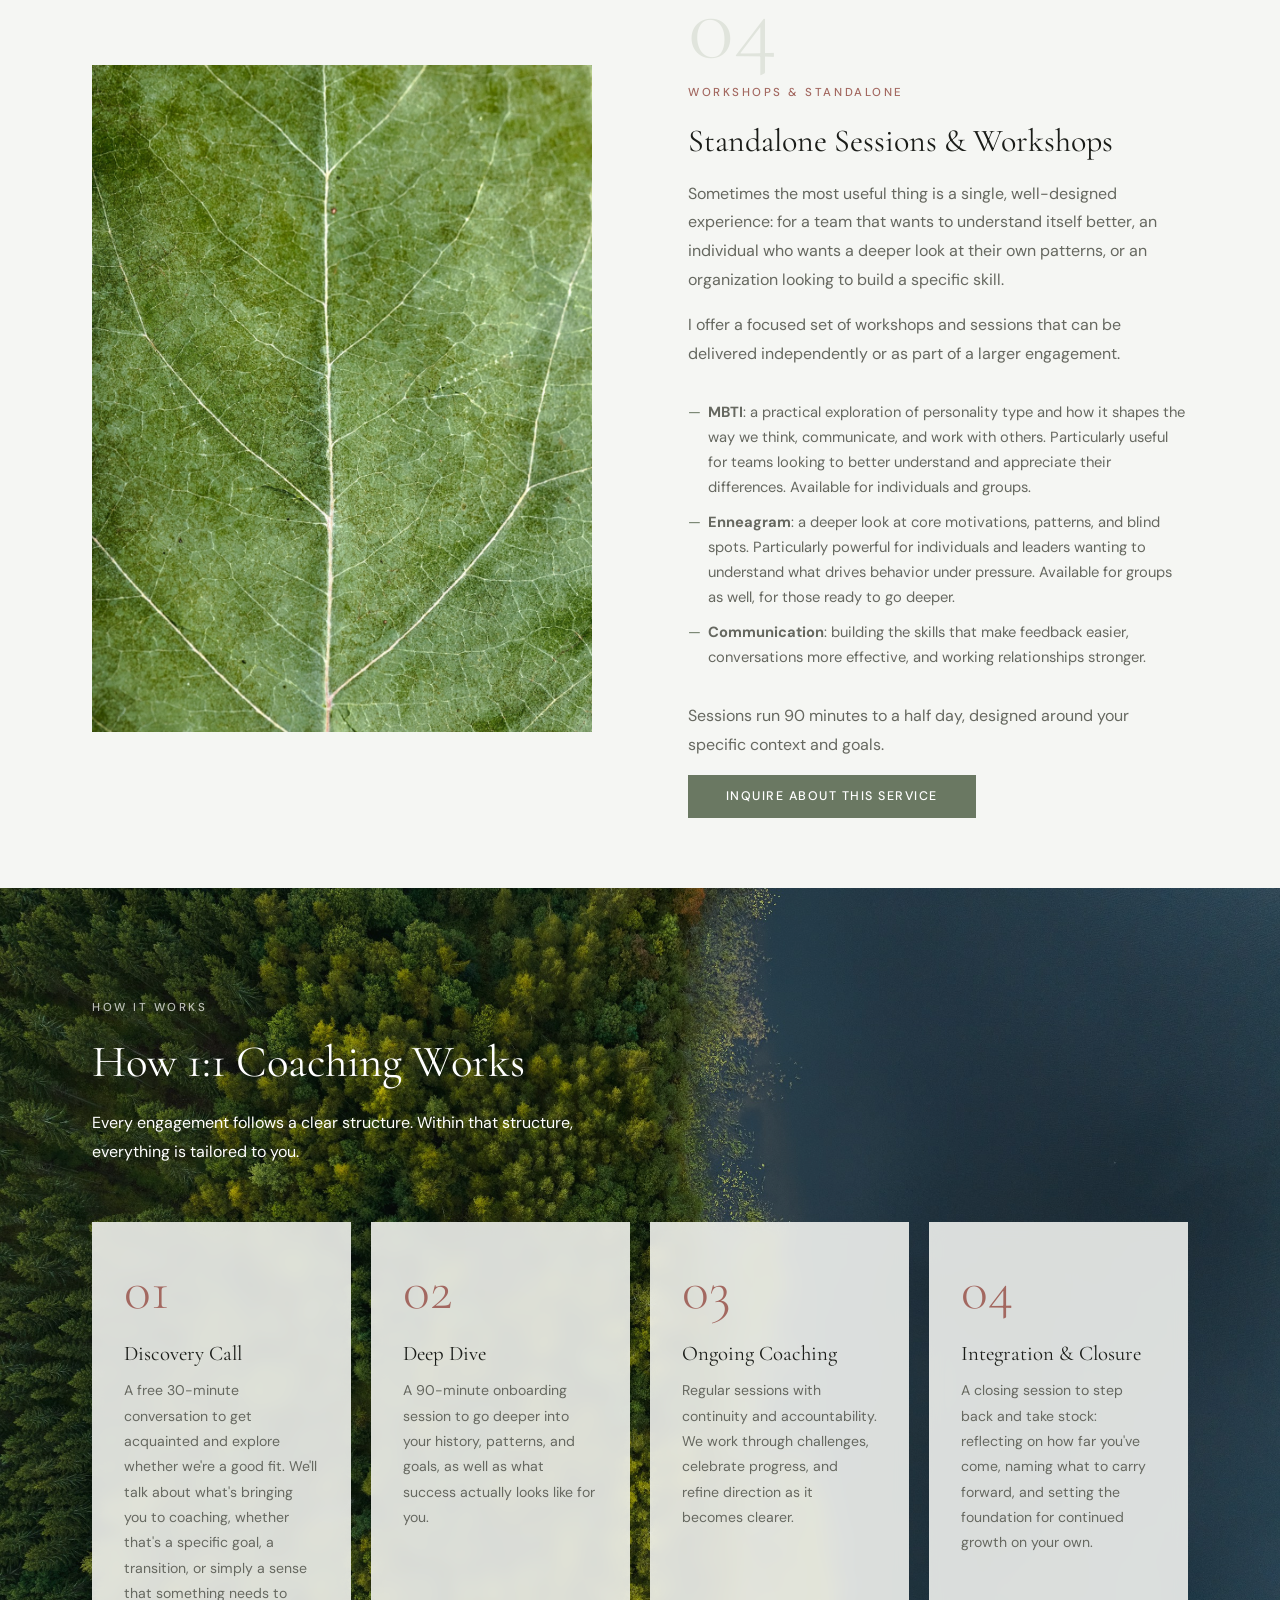
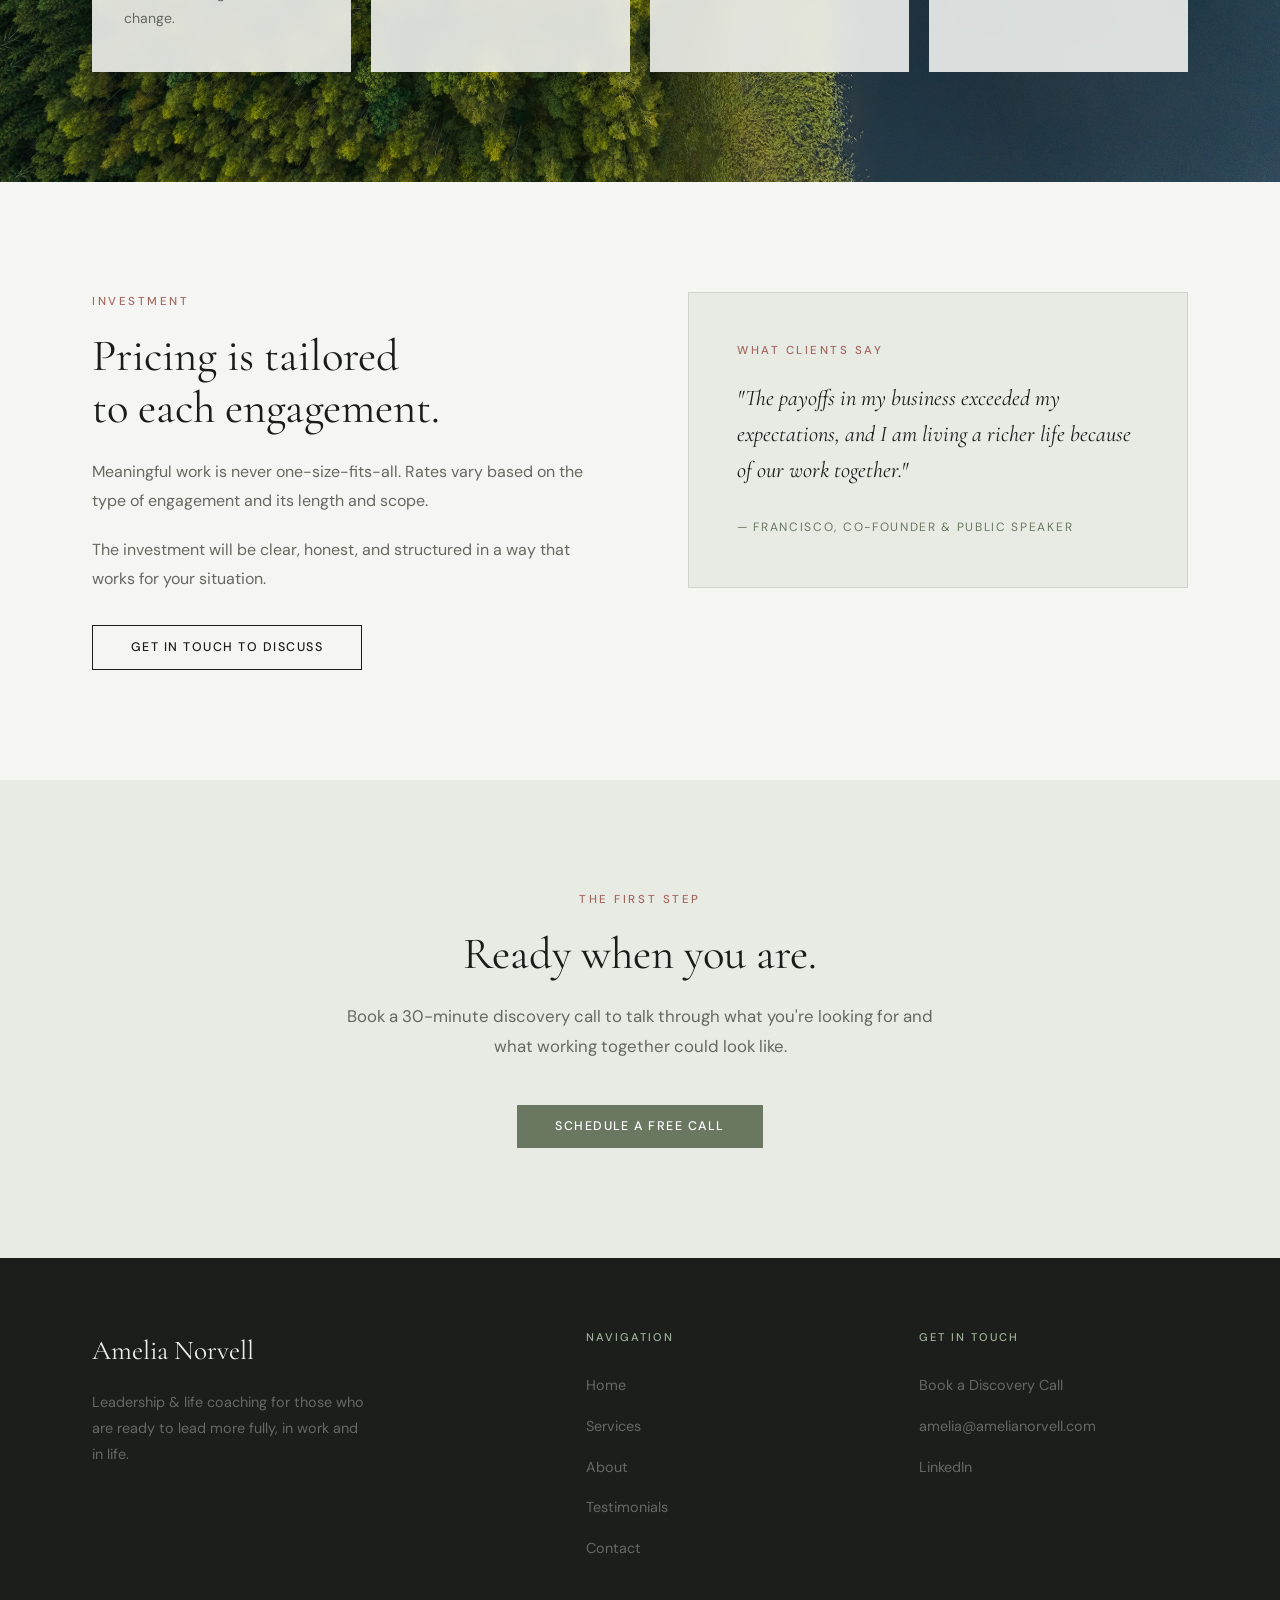
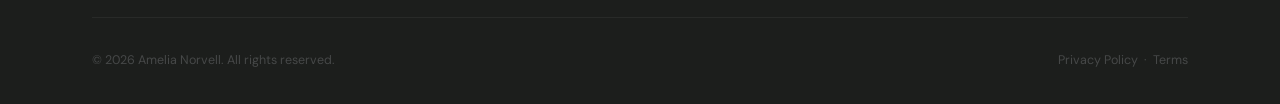
<file: services.html>
<!DOCTYPE html>
<html lang="en">
<head>
  <meta charset="UTF-8" />
  <meta name="viewport" content="width=device-width, initial-scale=1.0" />
  <title>Services — Amelia Norvell | Leadership & Life Coach</title>
  <meta name="description" content="Explore Amelia Norvell's coaching and consulting services: 1:1 leadership coaching, life and career coaching, and team consulting engagements." />
  <link rel="preconnect" href="https://fonts.googleapis.com" />
  <link rel="preconnect" href="https://fonts.gstatic.com" crossorigin />
  <link href="https://fonts.googleapis.com/css2?family=Cormorant+Garamond:ital,wght@0,300;0,400;0,500;0,600;1,300;1,400;1,500&family=DM+Sans:wght@300;400;500&display=swap" rel="stylesheet" />
  <link rel="stylesheet" href="style.css" />
</head>
<body>

  <!-- NAV -->
  <nav>
    <div class="container">
      <div class="nav-inner">
        <a href="index.html" class="nav-logo">Amelia Norvell</a>
        <ul class="nav-links">
          <li><a href="index.html">Home</a></li>
          <li><a href="services.html" class="active">Services</a></li>
          <li><a href="about.html">About</a></li>
          <li><a href="testimonials.html">Testimonials</a></li>
          <li><a href="contact.html" class="nav-cta">Contact</a></li>
        </ul>
        <button class="hamburger" aria-label="Toggle navigation">
          <span></span><span></span><span></span>
        </button>
      </div>
    </div>
  </nav>

  <!-- MOBILE NAV -->
  <div class="mobile-nav" role="navigation" aria-label="Mobile menu">
    <a href="index.html">Home</a>
    <a href="services.html">Services</a>
    <a href="about.html">About</a>
    <a href="testimonials.html">Testimonials</a>
    <a href="contact.html" class="mobile-cta">Contact</a>
  </div>

  <main class="page-content">

    <!-- PAGE HERO -->
    <section class="page-hero">
      <div class="container">
        <span class="eyebrow">Services &amp; Working With Me</span>
        <h1>The work looks different<br>for everyone. My commitment<br>to you is the same.</h1>
        <p>Whether you're navigating a leadership transition, searching for what's next, leading a team through change, or simply ready to do the deeper work, there's a way for us to work together.</p>
      </div>
    </section>

    <!-- SERVICES LIST -->
    <section class="section-pad" style="padding-top: 50px; padding-bottom: 70px;">
      <div class="container">

        <!-- Service 1 -->
        <div class="service-block">
          <div class="svc-content">
            <div class="svc-num">01</div>
            <span class="eyebrow">Individual Coaching</span>
            <h2>1:1 Leadership Coaching</h2>
            <p>For senior leaders, executives, and emerging leaders who are ready to lead with greater clarity, confidence, and impact. This engagement is built around you: your goals, your challenges, where you are right now.</p>
            <p>The work is both reflective and practical. We explore what's shaping how you lead, shift the perspectives that may be limiting you, and build new skills and habits that hold up in the real world. Insight without action only goes so far, and action without self-awareness rarely sticks.</p>
            <ul class="includes">
              <li>Bi-weekly 60-minute coaching sessions</li>
              <li>Initial 360-feedback assessment (optional, but recommended)</li>
              <li>Personalized development framework</li>
              <li>On-demand voice/text support between sessions</li>
              <li>Minimum 6-month engagement (12-month recommended)</li>
            </ul>
            <a href="contact.html" class="btn btn-primary">Inquire About This Service</a>
          </div>
          <div class="svc-visual">
            <img src="images/rohit-varma-zV6Mdi1XBuQ-unsplash_cropped.jpeg" alt="A lone tree emerging from mist and clouds" style="width:100%; height:100%; min-height:360px; object-fit:cover; display:block;" />
          </div>
        </div>

        <!-- Service 2 -->
        <div class="service-block flip">
          <div class="svc-content">
            <div class="svc-num">02</div>
            <span class="eyebrow">Individual Coaching</span>
            <h2>Life &amp; Career Coaching</h2>
            <p>Most people come to me with something specific on their mind — a career that needs to change, a next step that isn't clear, a sense that something isn't working even if they can't quite name it yet.</p>
            <p>What often unfolds is something broader. Who we are in one area of our lives tends to show up in all the others. Some of the most meaningful shifts happen when we start to see those patterns clearly. This work creates the space to do exactly that: to get unstuck, to understand what's actually in the way, and to move forward with more clarity and intention than before.</p>
            <ul class="includes">
              <li>Sessions typically run 3-4 times per month, with structure tailored to where you are and what you need</li>
              <li>Goal development and clarity work: whether you arrive with a clear direction or are still figuring out what needs to change</li>
              <li>Life vision and purpose mapping (optional)</li>
              <li>Flexible engagements (6 months recommended)</li>
            </ul>
            <a href="contact.html" class="btn btn-primary">Inquire About This Service</a>
          </div>
          <div class="svc-visual">
            <img src="images/david-boca-asn1vZEz3oQ-unsplash_cropped.jpeg" alt="Underwater view looking up through clear blue water with light filtering through" style="width:100%; height:100%; min-height:360px; object-fit:cover; object-position:center 30%; display:block;" />
          </div>
        </div>

        <!-- Service 3 -->
        <div class="service-block">
          <div class="svc-content">
            <div class="svc-num">03</div>
            <span class="eyebrow">Team &amp; Organization</span>
            <h2>Team Consulting &amp; Facilitation</h2>
            <p>High-functioning teams aren't built by accident. They're built on trust, honest communication, and a shared understanding of how best to work together. Those things have to be actively cultivated, especially under pressure.</p>
            <p>I work with executive and leadership teams on two interconnected things: how the team functions together, and how clearly the organization understands its own priorities and direction. In my experience, you can't sustainably have one without the other. A team that works well together but lacks clarity on where they're going will stall. A team with a clear direction but fractured dynamics will struggle to execute.</p>
            <p>I typically work with teams through intensive one or two-day offsites. Quarterly or bi-annual cadences tend to yield the strongest results, though engagements are structured around what makes sense for your team and moment.</p>
            <a href="contact.html" class="btn btn-primary">Inquire About This Service</a>
          </div>
          <div class="svc-visual">
            <img src="images/alex-diaz-rJycNT2hEwY-unsplash.jpg" alt="Aerial view of winding river channels through green marshland" style="width:100%; height:100%; min-height:360px; object-fit:cover; object-position:bottom; display:block;" />
          </div>
        </div>

        <!-- Service 4 -->
        <div class="service-block flip">
          <div class="svc-content">
            <div class="svc-num">04</div>
            <span class="eyebrow">Workshops &amp; Standalone</span>
            <h2>Standalone Sessions &amp; Workshops</h2>
            <p>Sometimes the most useful thing is a single, well-designed experience: for a team that wants to understand itself better, an individual who wants a deeper look at their own patterns, or an organization looking to build a specific skill.</p>
            <p>I offer a focused set of workshops and sessions that can be delivered independently or as part of a larger engagement.</p>
            <ul class="includes">
              <li><strong>MBTI</strong>: a practical exploration of personality type and how it shapes the way we think, communicate, and work with others. Particularly useful for teams looking to better understand and appreciate their differences. Available for individuals and groups.</li>
              <li><strong>Enneagram</strong>: a deeper look at core motivations, patterns, and blind spots. Particularly powerful for individuals and leaders wanting to understand what drives behavior under pressure. Available for groups as well, for those ready to go deeper.</li>
              <li><strong>Communication</strong>: building the skills that make feedback easier, conversations more effective, and working relationships stronger.</li>
            </ul>
            <p style="margin-top: 1.25rem;">Sessions run 90 minutes to a half day, designed around your specific context and goals.</p>
            <a href="contact.html" class="btn btn-primary">Inquire About This Service</a>
          </div>
          <div class="svc-visual">
            <img src="images/behnam-norouzi-R3c31-HrQ60-unsplash_cropped.jpeg" alt="Close-up of a green leaf showing its veins and texture" style="width:100%; height:100%; min-height:360px; object-fit:cover; display:block;" />
          </div>
        </div>

      </div>
    </section>

    <!-- THE PROCESS -->
    <section class="section-pad process-section">
      <div class="container">
        <div style="max-width: 560px;" data-reveal>
          <span class="eyebrow">How It Works</span>
          <h2 class="section-title">How 1:1 Coaching Works</h2>
          <p>Every engagement follows a clear structure. Within that structure, everything is tailored to you.</p>
        </div>

        <div class="process-grid">
          <div class="process-step" data-reveal>
            <div class="step-num">01</div>
            <h4>Discovery Call</h4>
            <p>A free 30-minute conversation to get acquainted and explore whether we're a good fit. We'll talk about what's bringing you to coaching, whether that's a specific goal, a transition, or simply a sense that something needs to change.</p>
          </div>
          <div class="process-step" data-reveal>
            <div class="step-num">02</div>
            <h4>Deep Dive</h4>
            <p>A 90-minute onboarding session to go deeper into your history, patterns, and goals, as well as what success actually looks like for you.</p>
          </div>
          <div class="process-step" data-reveal>
            <div class="step-num">03</div>
            <h4>Ongoing Coaching</h4>
            <p>Regular sessions with continuity and accountability. We work through challenges, celebrate progress, and refine direction as it becomes clearer.</p>
          </div>
          <div class="process-step" data-reveal>
            <div class="step-num">04</div>
            <h4>Integration &amp; Closure</h4>
            <p>A closing session to step back and take stock: reflecting on how far you've come, naming what to carry forward, and setting the foundation for continued growth on your own.</p>
          </div>
        </div>
      </div>
    </section>

    <!-- INVESTMENT NOTE -->
    <section class="section-pad">
      <div class="container">
        <div class="investment-grid">
          <div data-reveal>
            <span class="eyebrow">Investment</span>
            <h2 style="margin-bottom: 1.5rem;">Pricing is tailored<br>to each engagement.</h2>
            <p style="margin-bottom: 1.25rem;">Meaningful work is never one-size-fits-all. Rates vary based on the type of engagement and its length and scope.</p>
            <p>The investment will be clear, honest, and structured in a way that works for your situation.</p>
            <a href="contact.html" class="btn btn-outline" style="margin-top: 2rem;">Get in Touch to Discuss</a>
          </div>

          <div data-reveal>
            <div style="background: var(--bg-warm); border: 1px solid var(--border); padding: 3rem;">
              <span class="eyebrow">What Clients Say</span>
              <blockquote style="font-family:'Cormorant Garamond',serif; font-size:1.4rem; font-style:italic; line-height:1.6; color:var(--text); margin: 1rem 0 1.5rem;">
                "The payoffs in my business exceeded my expectations, and I am living a richer life because of our work together."
              </blockquote>
              <cite style="font-size:0.75rem; letter-spacing:0.14em; text-transform:uppercase; color:var(--accent); font-style:normal;">— Francisco, Co-founder &amp; Public Speaker</cite>
            </div>
          </div>
        </div>
      </div>
    </section>

    <!-- CTA -->
    <section class="cta-section">
      <div class="container">
        <div class="cta-inner" data-reveal>
          <span class="eyebrow">The First Step</span>
          <h2>Ready when you are.</h2>
          <p>Book a 30-minute discovery call to talk through what you're looking for and what working together could look like.</p>
          <a href="contact.html" class="btn btn-primary">Schedule a Free Call</a>
        </div>
      </div>
    </section>

  </main>

  <!-- FOOTER -->
  <footer>
    <div class="container">
      <div class="footer-grid">
        <div>
          <span class="footer-logo">Amelia Norvell</span>
          <p class="footer-desc">Leadership &amp; life coaching for those who are ready to lead more fully, in work and in life.</p>
        </div>
        <div>
          <div class="footer-col-title">Navigation</div>
          <ul class="footer-links">
            <li><a href="index.html">Home</a></li>
            <li><a href="services.html">Services</a></li>
            <li><a href="about.html">About</a></li>
            <li><a href="testimonials.html">Testimonials</a></li>
            <li><a href="contact.html">Contact</a></li>
          </ul>
        </div>
        <div>
          <div class="footer-col-title">Get in Touch</div>
          <ul class="footer-links">
            <li><a href="contact.html">Book a Discovery Call</a></li>
            <li><a href="mailto:amelia@amelianorvell.com">amelia@amelianorvell.com</a></li>
            <li><a href="https://www.linkedin.com/in/amelia-norvell-pcc">LinkedIn</a></li>
            
          </ul>
        </div>
      </div>
      <div class="footer-bottom">
        <span>&copy; 2026 Amelia Norvell. All rights reserved.</span>
        <span><a href="#">Privacy Policy</a> &nbsp;&middot;&nbsp; <a href="#">Terms</a></span>
      </div>
    </div>
  </footer>

  <script src="script.js"></script>


</body>
</html>
</file>
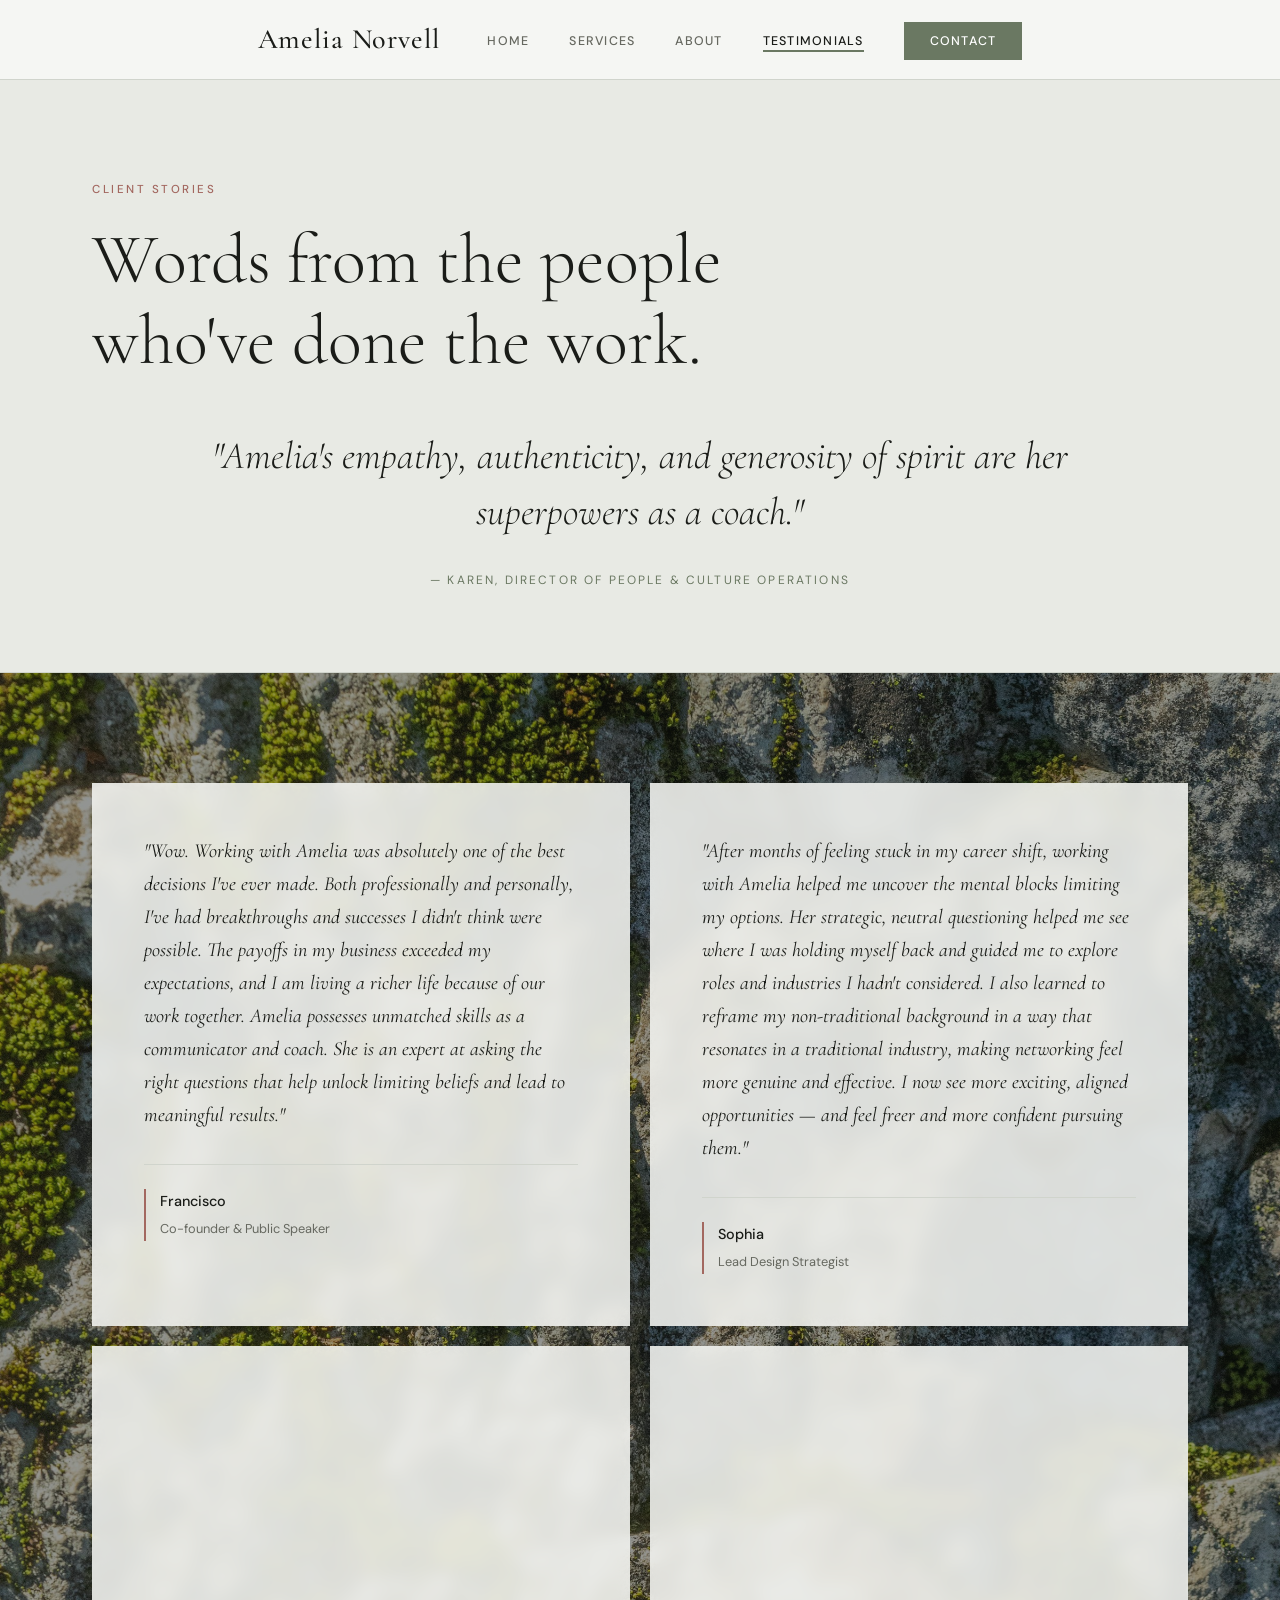
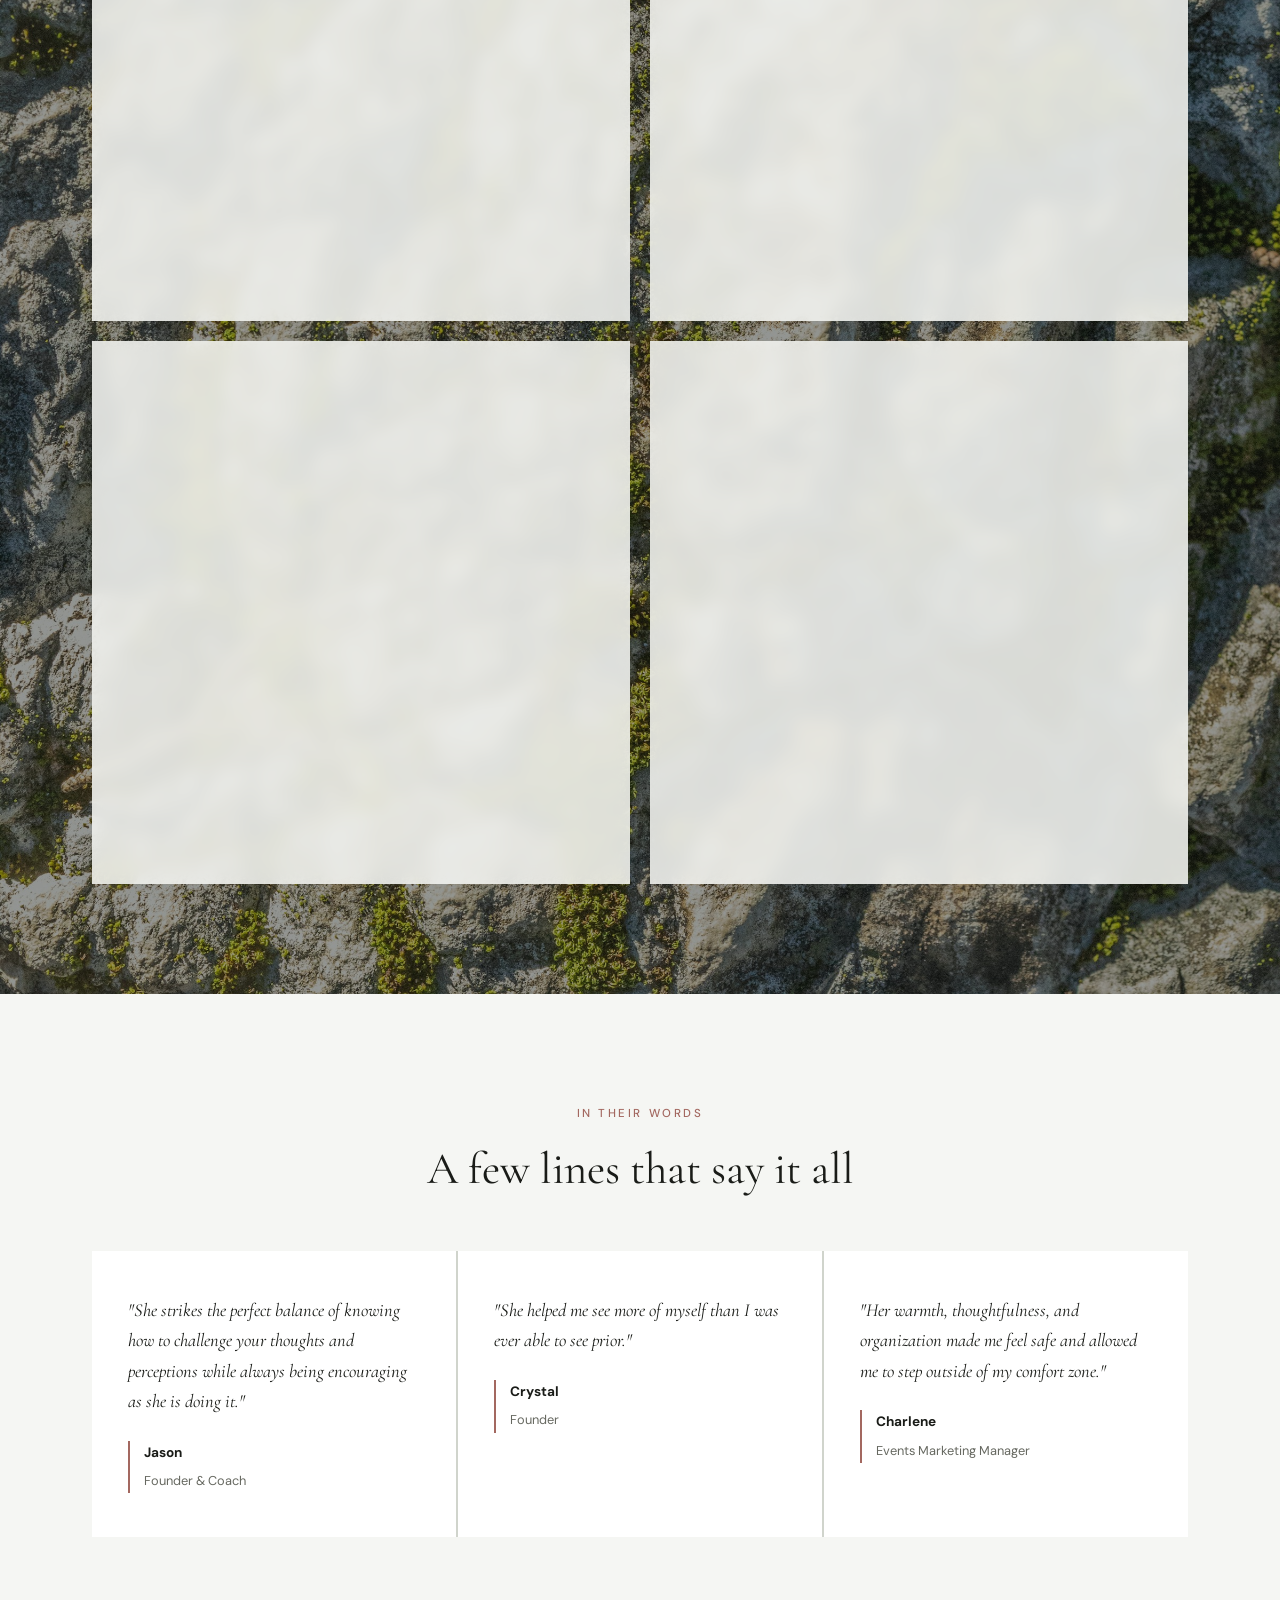
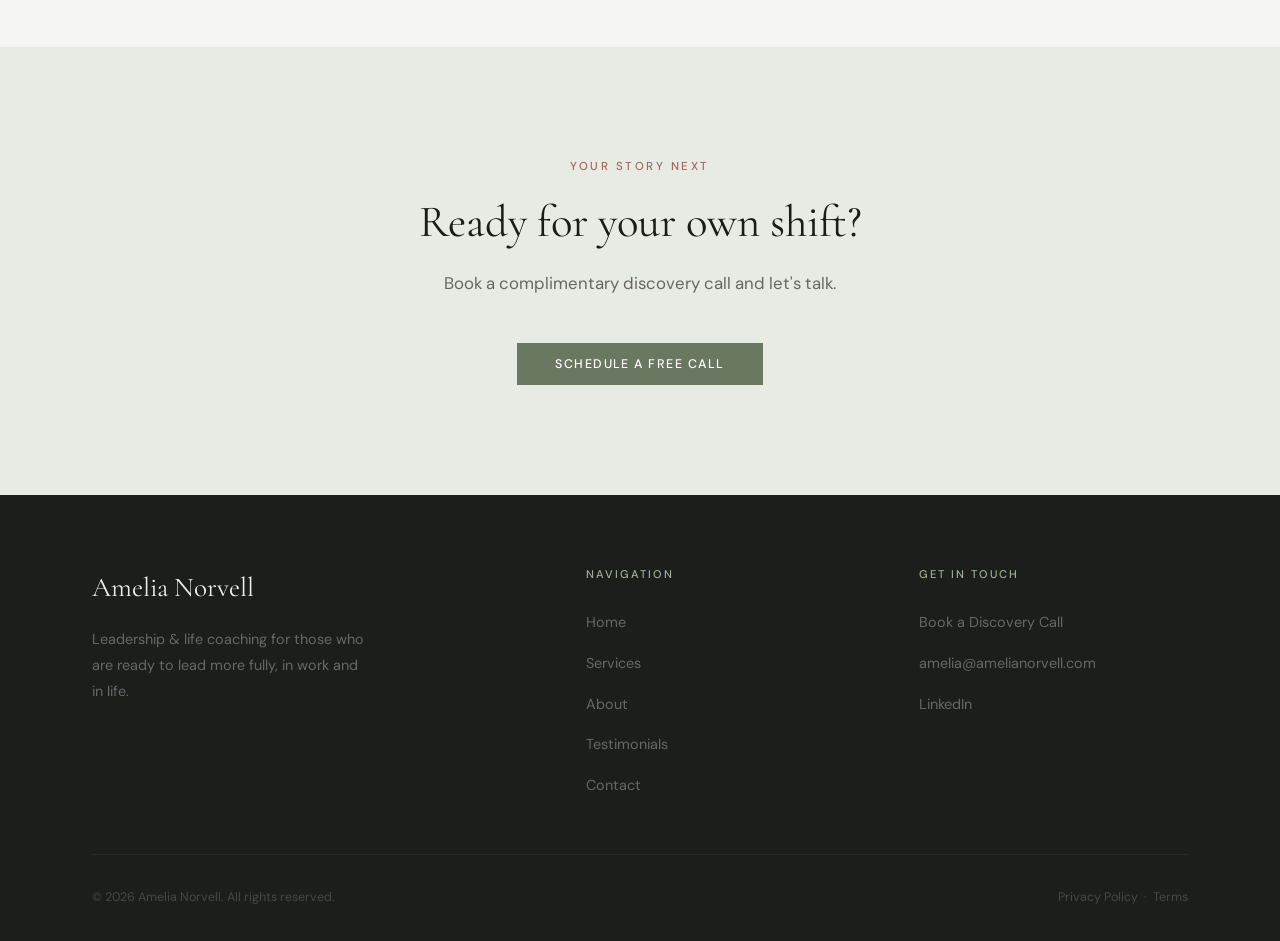
<file: testimonials.html>
<!DOCTYPE html>
<html lang="en">
<head>
  <meta charset="UTF-8" />
  <meta name="viewport" content="width=device-width, initial-scale=1.0" />
  <title>Testimonials — Amelia Norvell | Leadership & Life Coach</title>
  <meta name="description" content="Read what clients say about working with Amelia Norvell — transformative coaching experiences from leaders, executives, and professionals." />
  <link rel="preconnect" href="https://fonts.googleapis.com" />
  <link rel="preconnect" href="https://fonts.gstatic.com" crossorigin />
  <link href="https://fonts.googleapis.com/css2?family=Cormorant+Garamond:ital,wght@0,300;0,400;0,500;0,600;1,300;1,400;1,500&family=DM+Sans:wght@300;400;500&display=swap" rel="stylesheet" />
  <link rel="stylesheet" href="style.css" />
</head>
<body>

  <!-- NAV -->
  <nav>
    <div class="container">
      <div class="nav-inner">
        <a href="index.html" class="nav-logo">Amelia Norvell</a>
        <ul class="nav-links">
          <li><a href="index.html">Home</a></li>
          <li><a href="services.html">Services</a></li>
          <li><a href="about.html">About</a></li>
          <li><a href="testimonials.html" class="active">Testimonials</a></li>
          <li><a href="contact.html" class="nav-cta">Contact</a></li>
        </ul>
        <button class="hamburger" aria-label="Toggle navigation">
          <span></span><span></span><span></span>
        </button>
      </div>
    </div>
  </nav>

  <!-- MOBILE NAV -->
  <div class="mobile-nav" role="navigation" aria-label="Mobile menu">
    <a href="index.html">Home</a>
    <a href="services.html">Services</a>
    <a href="about.html">About</a>
    <a href="testimonials.html">Testimonials</a>
    <a href="contact.html" class="mobile-cta">Contact</a>
  </div>

  <main class="page-content">

    <!-- PAGE HERO -->
    <section class="page-hero">
      <div class="container">
        <span class="eyebrow">Client Stories</span>
        <h1>Words from the people<br>who've done the work.</h1>
        <div class="testimonials-hero-quote">
          <blockquote>
            "Amelia's empathy, authenticity, and generosity of spirit are her superpowers as a coach."
          </blockquote>
          <cite>— Karen, Director of People &amp; Culture Operations</cite>
        </div>
      </div>
    </section>

    <!-- TESTIMONIALS GRID -->
    <section class="section-pad testimonials-bg-section">
      <div class="container">
        <div class="testimonials-grid">

          <div class="t-card" data-reveal>
            <blockquote>
              "Wow. Working with Amelia was absolutely one of the best decisions I've ever made. Both professionally and personally, I've had breakthroughs and successes I didn't think were possible. The payoffs in my business exceeded my expectations, and I am living a richer life because of our work together. Amelia possesses unmatched skills as a communicator and coach. She is an expert at asking the right questions that help unlock limiting beliefs and lead to meaningful results."
            </blockquote>
            <div class="t-author">
              <div class="t-info">
                <cite>Francisco</cite>
                <span>Co-founder &amp; Public Speaker</span>
              </div>
            </div>
          </div>

          <div class="t-card" data-reveal>
            <blockquote>
              "After months of feeling stuck in my career shift, working with Amelia helped me uncover the mental blocks limiting my options. Her strategic, neutral questioning helped me see where I was holding myself back and guided me to explore roles and industries I hadn't considered. I also learned to reframe my non-traditional background in a way that resonates in a traditional industry, making networking feel more genuine and effective. I now see more exciting, aligned opportunities — and feel freer and more confident pursuing them."
            </blockquote>
            <div class="t-author">
              <div class="t-info">
                <cite>Sophia</cite>
                <span>Lead Design Strategist</span>
              </div>
            </div>
          </div>

          <div class="t-card" data-reveal>
            <blockquote>
              "Working with Amelia was truly a transformational experience. She helped me see more of myself than I was ever able to see prior. She asked powerful and insightful questions that led to shifts in the way I saw myself and the world. Amelia provided tools that supported me with career frustrations and challenges. While working with her, I learned what it meant to trust myself, which has had a profound impact on the small and big decisions of my life. If anyone is looking to elevate their life, or be more confident and authentic, I would highly recommend Amelia as a coach."
            </blockquote>
            <div class="t-author">
              <div class="t-info">
                <cite>Crystal</cite>
                <span>Founder</span>
              </div>
            </div>
          </div>

          <div class="t-card" data-reveal>
            <blockquote>
              "I came to Amelia looking for some specific coaching around my career. She quickly expanded my way of thinking and together we produced results in different areas of my life that I never thought possible! Amelia is an absolute delight to work with and strikes the perfect balance of knowing how to challenge your thoughts and perceptions while always being encouraging as she is doing it."
            </blockquote>
            <div class="t-author">
              <div class="t-info">
                <cite>Jason</cite>
                <span>Founder &amp; Coach</span>
              </div>
            </div>
          </div>

          <div class="t-card" data-reveal>
            <blockquote>
              "I learned so much about myself working with Amelia, it was truly an eye-opening experience for me. Her warmth, thoughtfulness, and organization made me feel safe and allowed me to step outside of my comfort zone. One particular exercise helped me understand the differences between how I viewed myself vs. how my friends and colleagues viewed me, which has fundamentally changed the way I approach my work and how I interact with others. It also helped with my self-confidence. I highly recommend working with Amelia!"
            </blockquote>
            <div class="t-author">
              <div class="t-info">
                <cite>Charlene</cite>
                <span>Events Marketing Manager</span>
              </div>
            </div>
          </div>

          <div class="t-card" data-reveal>
            <blockquote>
              "Amelia's empathy, authenticity, and generosity of spirit are her superpowers as a coach. I have always felt how deeply she cares about my growth and appreciate how she's able to compassionately tease out the root of an issue. She helps bring to light where and why I'm feeling blocked and empowers me to come up with my own solutions. Amelia's given me the tools to better understand myself and clearly envision the endless possibilities in my future."
            </blockquote>
            <div class="t-author">
              <div class="t-info">
                <cite>Karen</cite>
                <span>Director of People &amp; Culture Operations</span>
              </div>
            </div>
          </div>

        </div>
      </div>
    </section>

    <!-- PUNCHY PULLS -->
    <section class="section-pad">
      <div class="container">
        <div style="text-align: center; max-width: 560px; margin: 0 auto 3.5rem;">
          <span class="eyebrow">In Their Words</span>
          <h2 class="section-title">A few lines that say it all</h2>
        </div>

        <div style="display: grid; grid-template-columns: repeat(3, 1fr); gap: 2px; background: var(--border);" class="responsive-thirds">
          <div style="background: var(--white); padding: 2.75rem 2.25rem;" data-reveal>
            <p style="font-family:'Cormorant Garamond',serif; font-size:1.15rem; font-style:italic; color:var(--text); line-height:1.65; margin-bottom:1.5rem;">"She strikes the perfect balance of knowing how to challenge your thoughts and perceptions while always being encouraging as she is doing it."</p>
            <div style="padding-left:0.875rem; border-left:2px solid var(--pop);">
              <strong style="color:var(--text); font-style:normal; font-size:0.85rem; display:block; margin-bottom:0.15rem;">Jason</strong>
              <span style="font-size:0.8rem; color:var(--text-muted);">Founder &amp; Coach</span>
            </div>
          </div>
          <div style="background: var(--white); padding: 2.75rem 2.25rem;" data-reveal>
            <p style="font-family:'Cormorant Garamond',serif; font-size:1.15rem; font-style:italic; color:var(--text); line-height:1.65; margin-bottom:1.5rem;">"She helped me see more of myself than I was ever able to see prior."</p>
            <div style="padding-left:0.875rem; border-left:2px solid var(--pop);">
              <strong style="color:var(--text); font-style:normal; font-size:0.85rem; display:block; margin-bottom:0.15rem;">Crystal</strong>
              <span style="font-size:0.8rem; color:var(--text-muted);">Founder</span>
            </div>
          </div>
          <div style="background: var(--white); padding: 2.75rem 2.25rem;" data-reveal>
            <p style="font-family:'Cormorant Garamond',serif; font-size:1.15rem; font-style:italic; color:var(--text); line-height:1.65; margin-bottom:1.5rem;">"Her warmth, thoughtfulness, and organization made me feel safe and allowed me to step outside of my comfort zone."</p>
            <div style="padding-left:0.875rem; border-left:2px solid var(--pop);">
              <strong style="color:var(--text); font-style:normal; font-size:0.85rem; display:block; margin-bottom:0.15rem;">Charlene</strong>
              <span style="font-size:0.8rem; color:var(--text-muted);">Events Marketing Manager</span>
            </div>
          </div>
        </div>
      </div>
    </section>

    <!-- CTA -->
    <section class="cta-section">
      <div class="container">
        <div class="cta-inner" data-reveal>
          <span class="eyebrow">Your Story Next</span>
          <h2>Ready for your own shift?</h2>
          <p>Book a complimentary discovery call and let's talk.</p>
          <a href="contact.html" class="btn btn-primary">Schedule a Free Call</a>
        </div>
      </div>
    </section>

  </main>

  <!-- FOOTER -->
  <footer>
    <div class="container">
      <div class="footer-grid">
        <div>
          <span class="footer-logo">Amelia Norvell</span>
          <p class="footer-desc">Leadership &amp; life coaching for those who are ready to lead more fully, in work and in life.</p>
        </div>
        <div>
          <div class="footer-col-title">Navigation</div>
          <ul class="footer-links">
            <li><a href="index.html">Home</a></li>
            <li><a href="services.html">Services</a></li>
            <li><a href="about.html">About</a></li>
            <li><a href="testimonials.html">Testimonials</a></li>
            <li><a href="contact.html">Contact</a></li>
          </ul>
        </div>
        <div>
          <div class="footer-col-title">Get in Touch</div>
          <ul class="footer-links">
            <li><a href="contact.html">Book a Discovery Call</a></li>
            <li><a href="mailto:amelia@amelianorvell.com">amelia@amelianorvell.com</a></li>
            <li><a href="https://www.linkedin.com/in/amelia-norvell-pcc">LinkedIn</a></li>
            
          </ul>
        </div>
      </div>
      <div class="footer-bottom">
        <span>&copy; 2026 Amelia Norvell. All rights reserved.</span>
        <span><a href="#">Privacy Policy</a> &nbsp;&middot;&nbsp; <a href="#">Terms</a></span>
      </div>
    </div>
  </footer>

  <style>
    @media (max-width: 768px) {
      .responsive-thirds { grid-template-columns: 1fr !important; }
    }
  </style>
  <script src="script.js"></script>


</body>
</html>
</file>
<file: style.css>
/* ============================================================
   RESET & ROOT
   ============================================================ */
*, *::before, *::after {
  box-sizing: border-box;
  margin: 0;
  padding: 0;
}

:root {
  --bg:           #F5F6F3;
  --bg-warm:      #E8EAE4;
  --bg-dark:      #1C1E1C;
  --text:         #1A1C18;
  --text-muted:   #666860;
  --accent:       #6A7862;
  --accent-hover: #546050;
  --accent-light: #E0E4DC;
  --pop:          #A36860;
  --white:        #FFFFFF;
  --border:       #D0D4CC;
  --nav-height:   80px;
}

html {
  scroll-behavior: smooth;
}

body {
  font-family: 'DM Sans', sans-serif;
  background: var(--bg);
  color: var(--text);
  line-height: 1.7;
  -webkit-font-smoothing: antialiased;
  overflow-x: hidden;
}

/* ============================================================
   TYPOGRAPHY
   ============================================================ */
h1, h2, h3, h4 {
  font-family: 'Cormorant Garamond', serif;
  font-weight: 400;
  line-height: 1.15;
}

h1 { font-size: clamp(2.8rem, 5.5vw, 5rem); }
h2 { font-size: clamp(2rem, 3.5vw, 3.2rem); }
h3 { font-size: clamp(1.4rem, 2vw, 2rem); }

p {
  font-size: 1rem;
  color: var(--text-muted);
  line-height: 1.8;
}

a { text-decoration: none; color: inherit; }

/* ============================================================
   LAYOUT
   ============================================================ */
.container {
  max-width: 1160px;
  margin: 0 auto;
  padding: 0 2rem;
}

.section-pad { padding: 110px 0; }
.section-pad-sm { padding: 70px 0; }

/* ============================================================
   BUTTONS
   ============================================================ */
.btn {
  display: inline-block;
  padding: 15px 38px;
  font-family: 'DM Sans', sans-serif;
  font-size: 0.78rem;
  font-weight: 500;
  letter-spacing: 0.12em;
  text-transform: uppercase;
  transition: all 0.3s ease;
  cursor: pointer;
  border: none;
  line-height: 1;
}

.btn-primary {
  background: var(--accent);
  color: var(--white);
}
.btn-primary:hover {
  background: var(--accent-hover);
  transform: translateY(-1px);
}

.btn-outline {
  border: 1.5px solid var(--text);
  color: var(--text);
  background: transparent;
}
.btn-outline:hover {
  background: var(--text);
  color: var(--white);
}

.btn-outline-light {
  border: 1.5px solid rgba(255,255,255,0.5);
  color: var(--white);
  background: transparent;
}
.btn-outline-light:hover {
  background: var(--white);
  color: var(--text);
  border-color: var(--white);
}

/* ============================================================
   NAVIGATION
   ============================================================ */
nav {
  position: fixed;
  top: 0;
  left: 0;
  right: 0;
  z-index: 1000;
  height: var(--nav-height);
  display: flex;
  align-items: center;
  background: rgba(245, 246, 243, 0.96);
  backdrop-filter: blur(10px);
  -webkit-backdrop-filter: blur(10px);
  border-bottom: 1px solid var(--border);
  transition: box-shadow 0.3s ease;
}

.nav-inner {
  display: flex;
  justify-content: space-between;
  align-items: center;
  width: 100%;
  gap: 3rem;
}

.nav-logo {
  font-family: 'Cormorant Garamond', serif;
  font-size: 1.75rem;
  font-weight: 500;
  letter-spacing: 0.03em;
  color: var(--text);
}

.nav-links {
  display: flex;
  gap: 2.5rem;
  align-items: center;
  list-style: none;
}

.nav-links a {
  font-size: 0.78rem;
  font-weight: 500;
  letter-spacing: 0.1em;
  text-transform: uppercase;
  color: var(--text-muted);
  transition: color 0.2s;
  position: relative;
}

.nav-links a::after {
  content: '';
  position: absolute;
  bottom: -3px;
  left: 0;
  right: 0;
  height: 1.5px;
  background: var(--accent);
  transform: scaleX(0);
  transform-origin: left;
  transition: transform 0.25s ease;
}

.nav-links a:hover,
.nav-links a.active {
  color: var(--text);
}

.nav-links a:hover::after,
.nav-links a.active::after {
  transform: scaleX(1);
}

.nav-cta {
  background: var(--accent) !important;
  color: var(--white) !important;
  padding: 11px 26px;
  font-size: 0.78rem;
  letter-spacing: 0.1em;
  text-transform: uppercase;
  transition: background 0.2s, transform 0.2s !important;
}

.nav-cta::after { display: none !important; }

.nav-cta:hover {
  background: var(--accent-hover) !important;
  transform: translateY(-1px);
}

/* Hamburger */
.hamburger {
  display: none;
  flex-direction: column;
  gap: 5px;
  cursor: pointer;
  background: none;
  border: none;
  padding: 6px;
}

.hamburger span {
  display: block;
  width: 24px;
  height: 1.5px;
  background: var(--text);
  transition: all 0.3s ease;
}

.hamburger.open span:nth-child(1) {
  transform: translateY(6.5px) rotate(45deg);
}
.hamburger.open span:nth-child(2) {
  opacity: 0;
  transform: scaleX(0);
}
.hamburger.open span:nth-child(3) {
  transform: translateY(-6.5px) rotate(-45deg);
}

/* Mobile Nav Overlay */
.mobile-nav {
  display: none;
  position: fixed;
  top: var(--nav-height);
  left: 0;
  right: 0;
  bottom: 0;
  background: var(--bg);
  z-index: 999;
  flex-direction: column;
  align-items: center;
  justify-content: center;
  gap: 2.5rem;
  opacity: 0;
  transition: opacity 0.3s ease;
}

.mobile-nav.open {
  display: flex;
  opacity: 1;
}

.mobile-nav a {
  font-family: 'Cormorant Garamond', serif;
  font-size: 2.4rem;
  font-weight: 400;
  color: var(--text);
  letter-spacing: 0.02em;
  transition: color 0.2s;
}

.mobile-nav a:hover { color: var(--accent); }

.mobile-nav .mobile-cta {
  font-family: 'DM Sans', sans-serif;
  font-size: 0.78rem;
  font-weight: 500;
  background: var(--accent);
  color: var(--white);
  padding: 15px 38px;
  letter-spacing: 0.12em;
  text-transform: uppercase;
  margin-top: 0.5rem;
}

/* ============================================================
   PAGE OFFSET (for fixed nav)
   ============================================================ */
.page-content { padding-top: var(--nav-height); }

/* ============================================================
   SECTION LABELS
   ============================================================ */
.eyebrow {
  display: block;
  font-size: 0.72rem;
  font-weight: 500;
  letter-spacing: 0.22em;
  text-transform: uppercase;
  color: var(--pop);
  margin-bottom: 1.25rem;
}

.section-title {
  margin-bottom: 1.25rem;
}

.section-sub {
  max-width: 540px;
  margin-bottom: 3.5rem;
}

/* ============================================================
   IMAGE PLACEHOLDER
   ============================================================ */
.img-ph {
  background: linear-gradient(145deg, #C0C4B8 0%, #A4B09A 40%, #889A82 100%);
  border-radius: 2px;
  display: block;
  position: relative;
  overflow: hidden;
}

.img-ph::after {
  content: '';
  position: absolute;
  inset: 0;
  background: linear-gradient(135deg, rgba(255,255,255,0.08) 0%, transparent 50%);
}

/* ============================================================
   HOME — HERO
   ============================================================ */
.hero {
  min-height: 100svh;
  display: flex;
  align-items: center;
  padding: var(--nav-height) 0 80px;
  background: var(--bg-warm);
}

.hero .container {
  display: grid;
  grid-template-columns: 1.05fr 0.95fr;
  align-items: center;
  gap: 4rem;
  width: 100%;
}

.hero-content { }

.hero h1 {
  font-weight: 300;
  letter-spacing: -0.01em;
  margin-bottom: 1.5rem;
}

.hero h1 em {
  font-style: italic;
  color: var(--accent);
}

.hero-sub {
  font-size: 1.1rem;
  max-width: 480px;
  margin-bottom: 2.75rem;
  line-height: 1.85;
}

.hero-btns {
  display: flex;
  gap: 1rem;
  flex-wrap: wrap;
  align-items: center;
  margin-bottom: 3.5rem;
}

.hero-stats {
  display: flex;
  gap: 3rem;
  padding-top: 3rem;
  border-top: 1px solid var(--border);
}

.stat-num {
  font-family: 'Cormorant Garamond', serif;
  font-size: 2.8rem;
  font-weight: 400;
  color: var(--pop);
  line-height: 1;
  margin-bottom: 0.35rem;
}

.stat-label {
  font-size: 0.78rem;
  letter-spacing: 0.1em;
  text-transform: uppercase;
  color: var(--text-muted);
}

.hero-visual {
  position: relative;
}

.hero-portrait {
  width: 100%;
  aspect-ratio: 3/4;
  max-height: 680px;
  object-fit: cover;
  object-position: center 15%;
}

.hero-badge {
  position: absolute;
  bottom: -24px;
  left: -30px;
  background: var(--white);
  border: 1px solid var(--border);
  padding: 1.5rem 1.75rem;
  box-shadow: 0 8px 40px rgba(0,0,0,0.06);
  max-width: 220px;
}

.hero-badge p {
  font-family: 'Cormorant Garamond', serif;
  font-size: 1.15rem;
  font-style: italic;
  color: var(--text);
  line-height: 1.5;
}

.hero-badge cite {
  display: block;
  font-family: 'DM Sans', sans-serif;
  font-size: 0.7rem;
  letter-spacing: 0.12em;
  text-transform: uppercase;
  color: var(--accent);
  margin-top: 0.5rem;
  font-style: normal;
}

/* ============================================================
   HOME — INTRO STRIP
   ============================================================ */
.intro-strip {
  background: var(--bg);
  padding: 70px 0;
  border-top: 1px solid var(--border);
  border-bottom: 1px solid var(--border);
}

.intro-strip-inner {
  display: grid;
  grid-template-columns: 1fr 2fr;
  gap: 6rem;
  align-items: center;
}

.intro-strip h2 {
  font-size: clamp(2rem, 3.5vw, 3.2rem);
  line-height: 1.3;
}

.intro-strip p {
  font-size: 1.05rem;
  margin-bottom: 1rem;
}

/* ============================================================
   HOME — SERVICES OVERVIEW
   ============================================================ */
.services-overview {
  position: relative;
  background-image: url('images/ales-krivec-h3zyoNXe2hQ-unsplash.jpg');
  background-size: cover;
  background-position: center;
}

.services-overview::before {
  content: '';
  position: absolute;
  inset: 0;
  background: rgba(18, 24, 18, 0.45);
  pointer-events: none;
}

.services-overview .container {
  position: relative;
  z-index: 1;
}

.services-overview .eyebrow {
  color: rgba(255, 255, 255, 0.7);
}

.services-overview .section-title {
  color: #fff;
}

.services-overview .card {
  background: rgba(245, 246, 243, 0.9);
  backdrop-filter: blur(8px);
  -webkit-backdrop-filter: blur(8px);
}

.services-header {
  display: flex;
  justify-content: space-between;
  align-items: flex-end;
  margin-bottom: 3.5rem;
}

.cards-grid {
  display: grid;
  grid-template-columns: repeat(3, 1fr);
  gap: 1.25rem;
}

.card {
  background: var(--white);
  padding: 3rem 2.5rem;
  transition: transform 0.25s ease, box-shadow 0.25s ease;
}

.card:hover {
  transform: translateY(-4px);
  box-shadow: 0 12px 40px rgba(0,0,0,0.06);
}

.card-icon {
  width: 44px;
  height: 44px;
  margin-bottom: 1.75rem;
  color: var(--accent);
}

.card h3 {
  font-size: 1.6rem;
  margin-bottom: 1rem;
}

.card p { font-size: 0.95rem; }

.card-link {
  display: inline-flex;
  align-items: center;
  gap: 0.6rem;
  margin-top: 1.75rem;
  font-size: 0.75rem;
  font-weight: 500;
  letter-spacing: 0.12em;
  text-transform: uppercase;
  color: var(--pop);
  transition: gap 0.2s;
}

.card-link:hover { gap: 1rem; }

/* ============================================================
   QUOTE / PULL QUOTE
   ============================================================ */
.quote-section {
  background: var(--bg-dark);
  padding: 110px 0;
  text-align: center;
}

.quote-inner {
  max-width: 840px;
  margin: 0 auto;
}

.quote-mark {
  font-family: 'Cormorant Garamond', serif;
  font-size: 8rem;
  line-height: 0.5;
  color: var(--pop);
  opacity: 0.4;
  display: block;
  margin-bottom: 1.5rem;
}

.quote-section blockquote {
  font-family: 'Cormorant Garamond', serif;
  font-size: clamp(1.6rem, 2.8vw, 2.6rem);
  font-weight: 300;
  font-style: italic;
  color: #EEEEE8;
  line-height: 1.55;
  margin-bottom: 2rem;
}

.quote-section cite {
  font-size: 0.75rem;
  letter-spacing: 0.18em;
  text-transform: uppercase;
  color: var(--accent);
  font-style: normal;
}

/* ============================================================
   CTA SECTION
   ============================================================ */
.cta-section {
  background: var(--bg-warm);
  padding: 110px 0;
  text-align: center;
}

.cta-inner { max-width: 620px; margin: 0 auto; }

.cta-section h2 {
  margin-bottom: 1.25rem;
}

.cta-section p {
  margin-bottom: 2.75rem;
  font-size: 1.05rem;
}

/* ============================================================
   FOOTER
   ============================================================ */
footer {
  background: var(--bg-dark);
  color: #787C70;
  padding: 70px 0 32px;
}

.footer-grid {
  display: grid;
  grid-template-columns: 1.6fr 1fr 1fr;
  gap: 4rem;
  padding-bottom: 3.5rem;
  border-bottom: 1px solid #282A28;
  margin-bottom: 2rem;
}

.footer-logo {
  font-family: 'Cormorant Garamond', serif;
  font-size: 1.7rem;
  color: #EEEEE8;
  margin-bottom: 1rem;
  display: block;
}

.footer-desc {
  font-size: 0.9rem;
  line-height: 1.8;
  color: #666868;
  max-width: 280px;
}

.footer-col-title {
  font-size: 0.7rem;
  font-weight: 500;
  letter-spacing: 0.18em;
  text-transform: uppercase;
  color: #A0B098;
  margin-bottom: 1.5rem;
}

.footer-links {
  list-style: none;
  display: flex;
  flex-direction: column;
  gap: 0.85rem;
}

.footer-links a {
  font-size: 0.9rem;
  color: #666868;
  transition: color 0.2s;
}

.footer-links a:hover { color: var(--accent); }

.footer-bottom {
  display: flex;
  justify-content: space-between;
  align-items: center;
  font-size: 0.78rem;
  color: #464848;
}

.footer-bottom a {
  color: #464848;
  transition: color 0.2s;
}

.footer-bottom a:hover { color: var(--accent); }

/* ============================================================
   PAGE HERO (inner pages)
   ============================================================ */
.page-hero {
  padding: 100px 0 80px;
  background: var(--bg-warm);
  border-bottom: 1px solid var(--border);
}

.page-hero h1 {
  font-weight: 300;
  margin-bottom: 1rem;
}

.page-hero p {
  font-size: 1.1rem;
  max-width: 540px;
  line-height: 1.85;
}

/* ============================================================
   ABOUT PAGE
   ============================================================ */
.about-split {
  display: grid;
  grid-template-columns: 0.85fr 1.15fr;
  column-gap: 6rem;
  row-gap: 2.5rem;
  align-items: start;
}

.about-portrait-col  { grid-column: 1; grid-row: 1; }
.about-credentials-col { grid-column: 1; grid-row: 2; }
.about-text          { grid-column: 2; grid-row: 1 / span 2; }

.about-portrait {
  aspect-ratio: 3/4;
  position: sticky;
  top: calc(var(--nav-height) + 2rem);
  pointer-events: none;
}

.about-text .eyebrow { margin-bottom: 1.5rem; }

.approach-grid {
  display: grid;
  grid-template-columns: 1fr 1fr;
  gap: 6rem;
  align-items: center;
}

.investment-grid {
  display: grid;
  grid-template-columns: 1fr 1fr;
  gap: 6rem;
  align-items: start;
}

.about-text h2 {
  margin-bottom: 1.5rem;
  line-height: 1.2;
}

.about-text p {
  margin-bottom: 1.25rem;
}

.credentials {
  margin-top: 3rem;
  padding-top: 3rem;
  border-top: 1px solid var(--border);
}

.credentials-sub {
  margin-top: 0.75rem;
  font-size: 0.95rem;
}

.credential-list {
  list-style: none;
  margin-top: 1.5rem;
  display: flex;
  flex-direction: column;
  gap: 0.9rem;
}

.credential-list li {
  display: flex;
  gap: 1rem;
  align-items: flex-start;
  font-size: 0.95rem;
  color: var(--text-muted);
  padding-bottom: 0.9rem;
  border-bottom: 1px solid var(--border);
}

.credential-list li:last-child {
  border-bottom: none;
}

.credential-list li::before {
  content: '◆';
  color: var(--accent);
  font-size: 0.5rem;
  margin-top: 0.5rem;
  flex-shrink: 0;
}

.values-section {
  position: relative;
  background-image: url('images/rahul-pandit-4MyI1iTF4yE-unsplash.jpg');
  background-size: cover;
  background-position: center;
}

.values-section::before {
  content: '';
  position: absolute;
  inset: 0;
  background: rgba(18, 24, 20, 0.45);
  pointer-events: none;
}

.values-section .container {
  position: relative;
  z-index: 1;
}

.values-section .eyebrow {
  color: rgba(255, 255, 255, 0.7);
}

.values-section .section-title,
.values-section > .container > [data-reveal] > p {
  color: #fff;
}

.values-section .values-grid {
  gap: 1.25rem;
  border: none;
}

.values-section .value-item {
  background: rgba(245, 246, 243, 0.88);
  backdrop-filter: blur(8px);
  -webkit-backdrop-filter: blur(8px);
  border: none;
}

.values-grid {
  display: grid;
  grid-template-columns: repeat(3, 1fr);
  gap: 0;
  margin-top: 3.5rem;
  border: 1px solid var(--border);
}

.value-item {
  padding: 2.75rem 2.25rem;
  border-right: 1px solid var(--border);
}

.value-item:last-child { border-right: none; }

.value-num {
  font-family: 'Cormorant Garamond', serif;
  font-size: 3rem;
  color: var(--pop);
  opacity: 0.5;
  line-height: 1;
  margin-bottom: 1.25rem;
}

.value-item h4 {
  font-family: 'Cormorant Garamond', serif;
  font-size: 1.4rem;
  margin-bottom: 0.75rem;
}

.value-item p { font-size: 0.92rem; }

/* ============================================================
   SERVICES PAGE
   ============================================================ */
.service-block {
  display: grid;
  grid-template-columns: 1fr 1fr;
  gap: 6rem;
  align-items: center;
  padding: 40px 0;
  border-bottom: 1px solid var(--border);
}

.service-block:first-of-type {
  padding-top: 0;
}

.service-block:last-of-type {
  border-bottom: none;
  padding-bottom: 0;
}

.service-block.flip .svc-content { order: 2; }
.service-block.flip .svc-visual  { order: 1; }

.svc-num {
  font-family: 'Cormorant Garamond', serif;
  font-size: 6rem;
  color: var(--accent-light);
  line-height: 1;
  margin-bottom: 0.5rem;
  font-weight: 300;
}

.svc-content h2 {
  font-size: clamp(1.8rem, 2.5vw, 2.6rem);
  margin-bottom: 1.25rem;
}

.svc-content p { margin-bottom: 1rem; }

.svc-content .includes {
  margin: 2rem 0;
  list-style: none;
  display: flex;
  flex-direction: column;
  gap: 0.6rem;
}

.svc-content .includes li {
  font-size: 0.92rem;
  color: var(--text-muted);
  padding-left: 1.25rem;
  position: relative;
}

.svc-content .includes li::before {
  content: '—';
  position: absolute;
  left: 0;
  color: var(--accent);
}

.svc-visual {
  aspect-ratio: 3/4;
}

.process-section {
  position: relative;
  background-image: url('images/unsplash-community-yeFUJTcGRTo-unsplash.jpg');
  background-size: cover;
  background-position: 65% center;
}

.process-section::before {
  content: '';
  position: absolute;
  inset: 0;
  background: rgba(18, 24, 18, 0.25);
  pointer-events: none;
}

.process-section .container {
  position: relative;
  z-index: 1;
}

.process-section .eyebrow {
  color: rgba(255, 255, 255, 0.7);
}

.process-section .section-title,
.process-section > .container > [data-reveal] > p {
  color: #fff;
}

.process-grid {
  display: grid;
  grid-template-columns: repeat(4, 1fr);
  gap: 1.25rem;
  margin-top: 3.5rem;
  background: transparent;
}

.process-step {
  background: rgba(245, 246, 243, 0.88);
  backdrop-filter: blur(8px);
  -webkit-backdrop-filter: blur(8px);
  padding: 2.5rem 2rem;
}

.step-num {
  font-family: 'Cormorant Garamond', serif;
  font-size: 3.5rem;
  color: var(--pop);
  line-height: 1;
  margin-bottom: 1.5rem;
  font-weight: 300;
}

.process-step h4 {
  font-family: 'Cormorant Garamond', serif;
  font-size: 1.3rem;
  margin-bottom: 0.75rem;
}

.process-step p { font-size: 0.88rem; }

/* ============================================================
   TESTIMONIALS PAGE
   ============================================================ */
.testimonials-hero-quote {
  max-width: 860px;
  margin: 3rem auto 0;
  text-align: center;
}

.testimonials-hero-quote blockquote {
  font-family: 'Cormorant Garamond', serif;
  font-size: clamp(1.8rem, 3vw, 3rem);
  font-weight: 300;
  font-style: italic;
  line-height: 1.45;
  color: var(--text);
  margin-bottom: 1.5rem;
}

.testimonials-hero-quote cite {
  font-size: 0.75rem;
  letter-spacing: 0.18em;
  text-transform: uppercase;
  color: var(--accent);
  font-style: normal;
}

.testimonials-bg-section {
  position: relative;
  background-image: url('images/slashio-photography-tzOlOaq6554-unsplash.jpg');
  background-size: cover;
  background-position: center;
}

.testimonials-bg-section::before {
  content: '';
  position: absolute;
  inset: 0;
  background: rgba(18, 24, 18, 0.45);
  pointer-events: none;
}

.testimonials-bg-section .container {
  position: relative;
  z-index: 1;
}

.testimonials-grid {
  display: grid;
  grid-template-columns: repeat(2, 1fr);
  gap: 1.25rem;
  background: transparent;
}

.t-card {
  background: rgba(245, 246, 243, 0.88);
  backdrop-filter: blur(8px);
  -webkit-backdrop-filter: blur(8px);
  padding: 3.25rem;
  transition: transform 0.25s, box-shadow 0.25s;
}

.t-card:hover {
  transform: translateY(-3px);
  box-shadow: 0 10px 40px rgba(0,0,0,0.05);
}

.t-stars {
  display: flex;
  gap: 0.2rem;
  margin-bottom: 1.5rem;
}

.t-stars span {
  color: var(--pop);
  font-size: 0.85rem;
}

.t-card blockquote {
  font-family: 'Cormorant Garamond', serif;
  font-size: 1.25rem;
  font-style: italic;
  line-height: 1.65;
  color: var(--text);
  margin-bottom: 2rem;
}

.t-author {
  display: flex;
  gap: 1rem;
  align-items: center;
  padding-top: 1.5rem;
  border-top: 1px solid var(--border);
}

.t-info {
  padding-left: 0.875rem;
  border-left: 2px solid var(--pop);
}

.t-info cite {
  font-family: 'DM Sans', sans-serif;
  font-size: 0.9rem;
  font-weight: 500;
  color: var(--text);
  font-style: normal;
  display: block;
}

.t-info span {
  font-size: 0.8rem;
  color: var(--text-muted);
}

/* ============================================================
   CONTACT PAGE
   ============================================================ */
.contact-grid {
  display: grid;
  grid-template-columns: 1fr 1.3fr;
  gap: 7rem;
  align-items: start;
}

.contact-info h2 {
  font-size: clamp(1.8rem, 2.5vw, 2.6rem);
  margin-bottom: 1.25rem;
}

.contact-info > p {
  font-size: 1.05rem;
  margin-bottom: 2.5rem;
}

.contact-detail {
  display: flex;
  gap: 1.25rem;
  align-items: flex-start;
  margin-bottom: 1.75rem;
}

.contact-detail-icon {
  flex-shrink: 0;
  width: 20px;
  height: 20px;
  margin-top: 3px;
  color: var(--accent);
}

.contact-detail-icon svg {
  width: 20px;
  height: 20px;
  stroke: currentColor;
  fill: none;
  stroke-width: 1.5;
  stroke-linecap: round;
  stroke-linejoin: round;
}

.contact-detail strong {
  display: block;
  font-size: 0.72rem;
  font-weight: 500;
  letter-spacing: 0.14em;
  text-transform: uppercase;
  color: var(--text);
  margin-bottom: 0.2rem;
}

.contact-detail p {
  font-size: 0.95rem;
  color: var(--text-muted);
  margin: 0;
}

.contact-socials {
  display: flex;
  gap: 1rem;
  margin-top: 2.5rem;
  padding-top: 2.5rem;
  border-top: 1px solid var(--border);
}

.social-link {
  display: inline-flex;
  align-items: center;
  gap: 0.5rem;
  font-size: 0.75rem;
  font-weight: 500;
  letter-spacing: 0.1em;
  text-transform: uppercase;
  color: var(--text-muted);
  transition: color 0.2s;
}

.social-link:hover { color: var(--accent); }

/* Form */
.form-group {
  margin-bottom: 1.5rem;
}

.form-group label {
  display: block;
  font-size: 0.72rem;
  font-weight: 500;
  letter-spacing: 0.12em;
  text-transform: uppercase;
  color: var(--text);
  margin-bottom: 0.6rem;
}

.form-group input,
.form-group textarea,
.form-group select {
  width: 100%;
  padding: 14px 16px;
  background: var(--white);
  border: 1.5px solid var(--border);
  font-family: 'DM Sans', sans-serif;
  font-size: 0.95rem;
  color: var(--text);
  outline: none;
  transition: border-color 0.25s;
  border-radius: 0;
  -webkit-appearance: none;
  appearance: none;
}

.form-group input::placeholder,
.form-group textarea::placeholder {
  color: #A4A8A0;
}

.form-group input:focus,
.form-group textarea:focus,
.form-group select:focus {
  border-color: var(--accent);
}

.form-group textarea {
  resize: vertical;
  min-height: 150px;
}

.form-row {
  display: grid;
  grid-template-columns: 1fr 1fr;
  gap: 1.5rem;
}

.form-success-msg {
  display: none;
  padding: 1.25rem 1.5rem;
  background: #EAF4ED;
  border: 1px solid #B4D9BC;
  font-size: 0.9rem;
  color: #2D6A3F;
  margin-top: 1rem;
}

.form-success-msg.show { display: block; }

/* ============================================================
   RESPONSIVE
   ============================================================ */
@media (max-width: 1024px) {
  .hero .container {
    grid-template-columns: 1fr;
  }

  .hero {
    min-height: auto;
    padding: calc(var(--nav-height) + 60px) 0 60px;
  }

  .hero-visual { display: block; }
  .hero-portrait { aspect-ratio: 3/4; max-height: 600px; }
  .hero-badge {
    position: static;
    bottom: auto;
    left: auto;
    max-width: 100%;
    margin-top: 1.5rem;
    box-shadow: none;
  }

  .intro-strip-inner {
    grid-template-columns: 1fr;
    gap: 2rem;
  }

  .about-split {
    grid-template-columns: 1fr;
    gap: 3rem;
  }

  .about-portrait-col    { order: 1; grid-column: auto; grid-row: auto; }
  .about-text            { order: 2; grid-column: auto; grid-row: auto; }
  .about-credentials-col { order: 3; grid-column: auto; grid-row: auto; }
  .about-credentials-col .credentials { margin-top: 0; }

  .approach-grid {
    grid-template-columns: 1fr;
    gap: 3rem;
  }

  .investment-grid {
    grid-template-columns: 1fr;
    gap: 3rem;
  }

  .about-portrait {
    position: static;
    aspect-ratio: 3/4;
    max-width: 420px;
    margin: 0 auto;
    object-fit: cover;
    object-position: top;
  }

  .cards-grid { grid-template-columns: 1fr 1fr; }

  .service-block {
    grid-template-columns: 1fr;
    gap: 0;
    padding: 40px 0;
    border-bottom: 1px solid var(--border);
  }

  .service-block:first-of-type { padding-top: 0; }
  .service-block:last-of-type { border-bottom: none; padding-bottom: 0; }

  .service-block .svc-visual  { order: -1; }
  .service-block .svc-content { order: 0; }

  .svc-visual { aspect-ratio: 4/3; }

  .process-grid { grid-template-columns: repeat(2, 1fr); }

  .testimonials-grid { grid-template-columns: 1fr; }

  .contact-grid {
    grid-template-columns: 1fr;
    gap: 4rem;
  }

  .footer-grid {
    grid-template-columns: 1fr 1fr;
    gap: 3rem;
  }
}

@media (max-width: 768px) {
  :root { --nav-height: 68px; }

  .nav-links { display: none; }
  .hamburger { display: flex; }

  .section-pad { padding: 70px 0; }
  .section-pad-sm { padding: 50px 0; }

  .cards-grid { grid-template-columns: 1fr; }

  .values-grid {
    grid-template-columns: 1fr;
  }

  .value-item {
    border-right: none;
    border-bottom: 1px solid var(--border);
  }

  .value-item:last-child { border-bottom: none; }

  .process-grid { grid-template-columns: 1fr 1fr; }

  .form-row { grid-template-columns: 1fr; }

  .footer-grid { grid-template-columns: 1fr; gap: 2.5rem; }

  .footer-bottom {
    flex-direction: column;
    gap: 0.6rem;
    text-align: center;
  }

  .hero-stats { gap: 2rem; }

  .hero-btns { flex-direction: column; align-items: flex-start; }

  .services-header { flex-direction: column; align-items: flex-start; gap: 1.5rem; }

  .testimonials-hero-quote { margin-top: 2rem; }

  .t-card { padding: 2.25rem; }
}

@media (max-width: 480px) {
  .container { padding: 0 1.25rem; }
  .process-grid { grid-template-columns: 1fr; }
}

/* Homepage process grid responsive */
@media (max-width: 768px) {
  .responsive-process {
    grid-template-columns: 1fr 1fr !important;
  }
}

@media (max-width: 480px) {
  .responsive-process {
    grid-template-columns: 1fr !important;
  }
}
</file>
